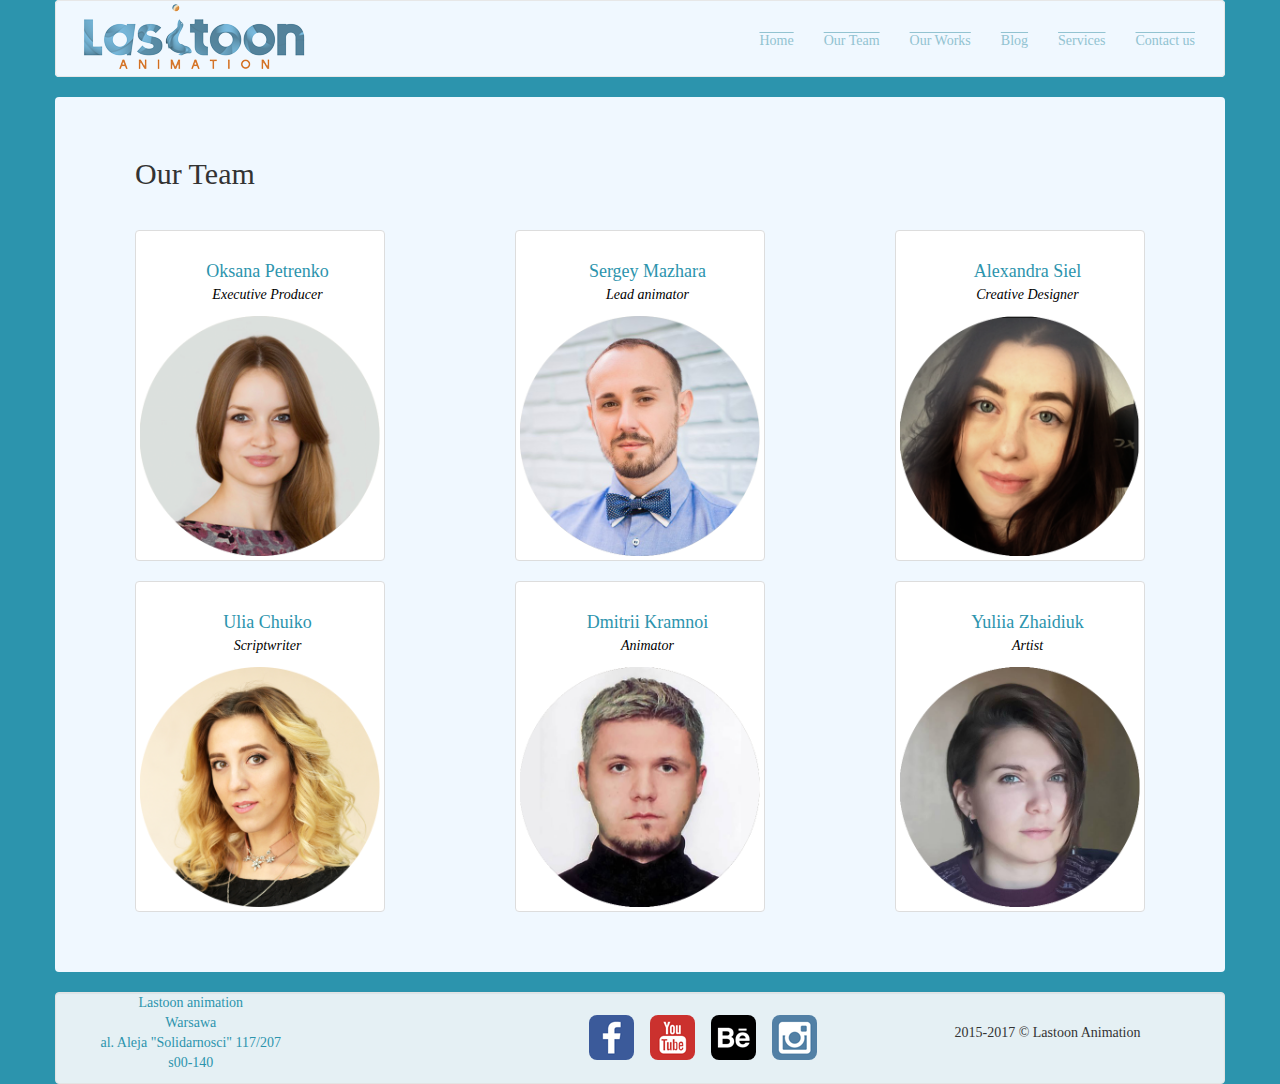
<file: aboutus.html>
<!DOCTYPE html>
<html lang="en">
<head>
	<meta charset="utf-8">
	<meta name="viewport" content="width=device-width,minimum-scale=1.0">
	<title>Lastoon animation</title>
	<link href="css/bootstrap.min.css" rel="stylesheet">
	<link href="css/bootstrap-social.css" rel="stylesheet">
	<link href="css/aboutus.css" rel="stylesheet">
	<link href="fonts/fonts.css" rel="stylesheet">
	<style>
	@font-face {
	font-family: 'Facile Sans';
	src: url('http://lastoon.com/fonts/Facile Sans.woff');
	src: url('http://lastoon.com/fonts/Facile Sans.ttf') format('truetype'),
	   	 url('http://lastoon.com/fonts/Facile Sans.otf'),
		 url('http://lastoon.com/fonts/Facile Sans.eot?#iefix') format('embedded-opentype'),
		 url('http://lastoon.com/fonts/fonts/Facile Sans.svg#Facile Sans') format('svg');
		}
	</style>

</head>
<body>
	<div class="container">
		<!--############### HEADER #############-->
		<header>
			<div class="navbar navbar-default">
				<div class="row">
					<div class="col-xs-12 col-md-4 col-sm-12" id="logo">
						<div>
							<a href="index.html">
								<img src="img/logo.png" class="img-responsive" alt="Logo to Lastoon Animation">
							</a>
						</div>
					</div>
					<div class="navbar-inner">
					    <div class="container">
					        <div class="navbar-header">
					     		<a class="navbar-toggle collapsed" data-toggle="collapse" data-target="#nav-collapse" aria-expanded="false" href="#nav-collapse">
							        <span class="icon-bar"></span>
							        <span class="icon-bar"></span>
							        <span class="icon-bar"></span>
					      		</a>
					 		</div>
					      <!-- Помещаем сюда все, что надо скрыть на дисплеях с шириной менее 940px -->
					      	<div class="collapse navbar-collapse" id="nav-collapse">
						        <ul class="nav navbar-nav">
								<li><a href="index.html"><span>Home</span></a></li>
								<li><a href="aboutus.html"><span>Our Team</span></a></li>
								<li><a href="projects.html"><span>Our Works</span></a></li>
								<li><a href="news.html"><span>Blog</span></a></li>
								<li><a href="#">Services</a></li>
								<li><a href="contactus.html"><span>Contact us</span></a></li>
								</ul>
					      </div>
					  </div>
					</div>
				</div>
			</div>
		</header>
		<!-- ################### /HEADER ##############-->

		<main>
			<div class="container">
				<div class="row">
					<div class="col-md-12">
						<section>
							<div id="continue">
								<div class="item-page">
									<h2>Our Team</h2>
									<p>&nbsp;</p>

									<div class="row">
											<div class="col-sm-5 col-md-3" style="margin-left: 40px;">
												<div class="thumbnail">
													<div class="caption">
														<h4>
															Oksana Petrenko
															<em>Executive Producer</em>
														</h4>
													</div>
													<img class="img-responsive" src="img/photo1.png" alt=" ">
												</div>
											</div>
											<div class="col-sm-5 col-md-3" style="margin-left: 100px; margin-right: 100px;">
												<div class="thumbnail">
													<div class="caption">
														<h4>
															Sergey Mazhara
															<em>Lead animator</em>
														</h4>
													</div>
													<img class="img-responsive" src="img/photo2.png" alt=" ">
												</div>
											</div>
											<div class="col-sm-5 col-md-3">
												<div class="thumbnail">
													<div class="caption">
														<h4>
															Alexandra Siel
															<em>Creative Designer</em>
														</h4>
													</div>
													<img class="img-responsive" src="img/photo4.png" alt=" ">
												</div>
											</div>
											<div class="col-sm-5 col-md-3" style="margin-left: 40px;">
												<div class="thumbnail">
													<div class="caption">
														<h4>
															Ulia Chuiko
															<em>Scriptwriter</em>
														</h4>
													</div>
													<img class="img-responsive" src="img/photo3.png"  alt=" ">
												</div>
											</div>
											<div class="col-sm-5 col-md-3" style="margin-left: 100px; margin-right: 100px;">
												<div class="thumbnail">
													<div class="caption">
														<h4>
															Dmitrii Kramnoi
															<em>Animator</em>
														</h4>
													</div>
													<img class="img-responsive" src="img/photo5.png"  alt=" ">
												</div>
											</div>
											<div class="col-sm-5 col-md-3">
												<div class="thumbnail">
													<div class="caption">
														<h4>
															Yuliia Zhaidiuk
															<em>Artist</em>
														</h4>
													</div>
													<img class="img-responsive" src="img/photo6.png"  alt=" ">
												</div>
											</div>
										</div>
								</div>
							</div>
						</section>
					</div>
				</div>
			</div>
		</main>






<footer>
   	<div class="container well foot">
   		<div class="row">
			<div class="col-xs-6 col-sm-3">
				<p class="adres">Lastoon animation <br>
					Warsawa<br>
					al. Aleja "Solidarnosci" 117/207<br>
					s00-140<br>
				</p>
			</div>
			<div class="col-xs-6 col-sm-5">
				<div class="animation ic">
					<a href="https://www.instagram.com/lastoonanimation/" target="_blank">
						<img class="img-responsive" src="img/icon/inst-color.png" style="border-radius: 8px;" alt>
					</a>
				</div>
				<div class="animation ic">
					<a href="https://www.behance.net/lastoon" target="_blank">
						<img class="img-responsive" src="img/icon/be-color.png" style="border-radius: 8px;" alt>
					</a>
				</div>
				<div class="animation ic">
					<a href="https://www.youtube.com/channel/UCHl5-R4dHk3Gi03gHosoOrw" target="_blank">
						<img class="img-responsive" src="img/icon/yout-color.png" style="border-radius: 8px;" alt>
					</a>
				</div>
				<div class="animation ic">
					<a href="https://www.facebook.com/lastoon/" target="_blank">
						<img class="img-responsive" src="img/icon/fb-color.png" style="border-radius: 8px;" alt>
					</a>
				</div>
			</div>
			<div class="col-xs-6 col-sm-3" style="margin-top:30px; float: right;">
				<p>2015-2017 &copy; Lastoon Animation</p>
			</div>
		
   		</div>
   	</div>
</footer>
		


	</div>
<script src="https://ajax.googleapis.com/ajax/libs/jquery/1.11.0/jquery.min.js"></script>
<script src="js/bootstrap.min.js"></script>
</body>
</html>
</file>
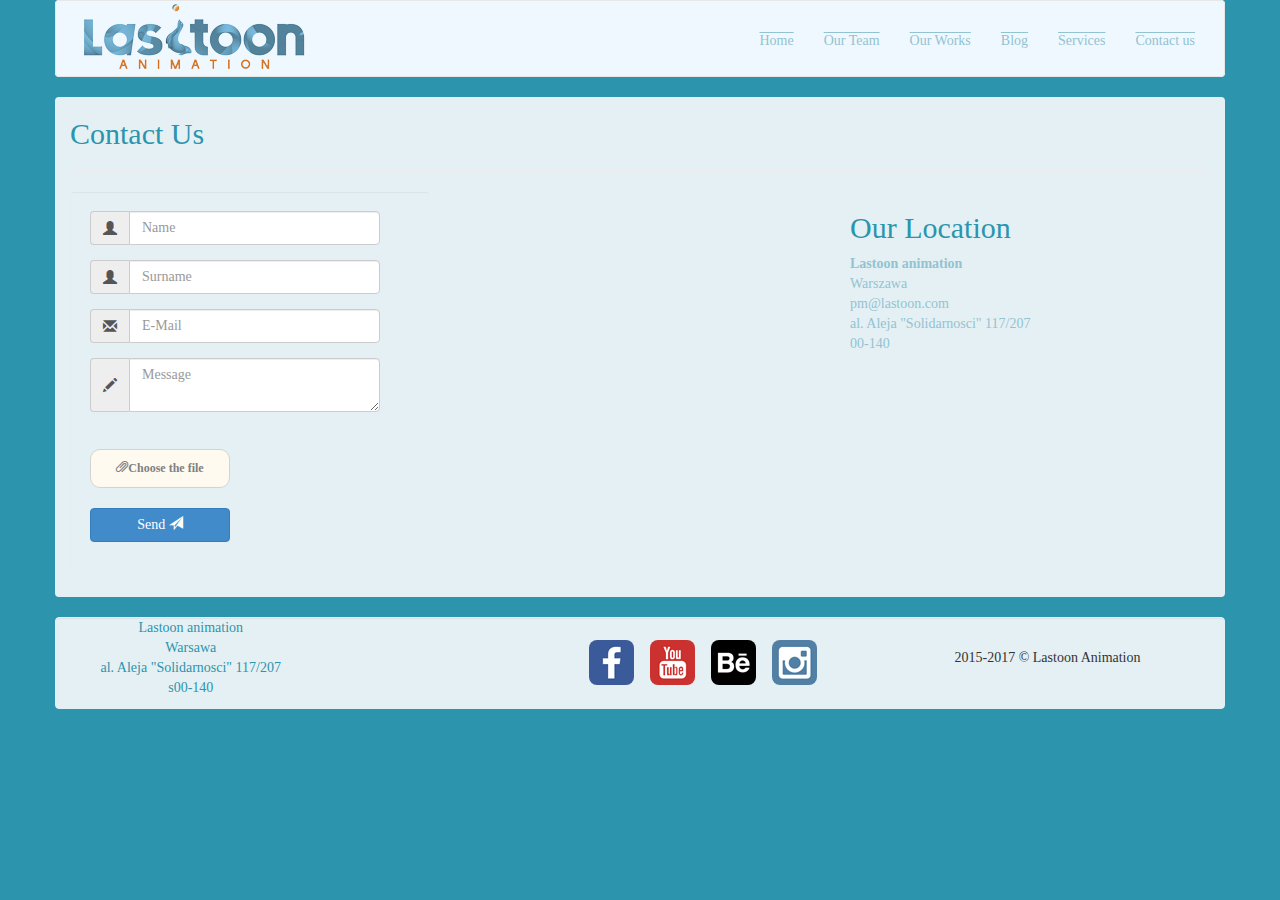
<file: contactus.html>
<!DOCTYPE html>
<html lang="en">
<head>
	<meta name="goofle-site-verification" content>
	<meta charset="utf-8">
	<meta name="viewport" content="width=device-width,minimum-scale=1.0">
	<title>Lastoon animation</title>
	<link href="css/bootstrap.min.css" rel="stylesheet">
	<link href="css/bootstrap-social.css" rel="stylesheet">
	<link href="css/contactus.css" rel="stylesheet">
	<link href="fonts/fonts.css" rel="stylesheet">
	<!--#include virtual="/send.php" -->
	<style>
	@font-face {
	font-family: 'Facile Sans';
	src: url('http://lastoon.com/fonts/Facile Sans.woff');
	src: url('http://lastoon.com/fonts/Facile Sans.ttf') format('truetype'),
	   	 url('http://lastoon.com/fonts/Facile Sans.otf'),
		 url('http://lastoon.com/fonts/Facile Sans.eot?#iefix') format('embedded-opentype'),
		 url('http://lastoon.com/fonts/fonts/Facile Sans.svg#Facile Sans') format('svg');
		}
	</style>

</head>
<body>
	<div class="container">
		<!--############### HEADER #############-->
		<header>
			<div class="navbar navbar-default">
				<div class="row">
					<div class="col-xs-12 col-md-4 col-sm-12" id="logo">
						<div>
							<a href="index.html">
								<img src="img/logo.png" class="img-responsive" alt="Logo to Lastoon Animation">
							</a>
						</div>
					</div>
					<div class="navbar-inner">
					    <div class="container">
					        <div class="navbar-header">
					     		<a class="navbar-toggle collapsed" data-toggle="collapse" data-target="#nav-collapse" aria-expanded="false" href="#nav-collapse">
							        <span class="icon-bar"></span>
							        <span class="icon-bar"></span>
							        <span class="icon-bar"></span>
					      		</a>
					 		</div>
					      <!-- Помещаем сюда все, что надо скрыть на дисплеях с шириной менее 940px -->
					      	<div class="collapse navbar-collapse" id="nav-collapse">
						        <ul class="nav navbar-nav">
								<li><a href="index.html"><span>Home</span></a></li>
								<li><a href="aboutus.html"><span>Our Team</span></a></li>
								<li><a href="projects.html"><span>Our Works</span></a></li>
								<li><a href="news.html"><span>Blog</span></a></li>
								<li><a href="#"> Services</a></li>
								<li><a href="contactus.html"><span>Contact us</span></a></li>
								</ul>
					      </div>
					  </div>
					</div>
				</div>
			</div>
		</header>
		<!-- ################### /HEADER ##############-->
		<!-- ################### CONTENT ##############-->
		<div class="container">
			<div class="row contact-us">
			<div class="col-md-12 col-sm-12 col-xs-12 text-left">
				<h2 class="intro-text">
					<h2>Contact Us</h2>
					<hr>
				</h2>
			</div>

			<div class="col-md-4 col-sm-4 col-xs-4">
				<form class="well form-horizontal" role="form" method='POST' id="contact_form">
					<fieldset>
						<div class="form-group">  
						  <div class="col-md-4 col-sm-4 col-xs-4 inputGroupContainer">
						  <div class="input-group">
						  <span class="input-group-addon"><i class="glyphicon glyphicon-user"></i></span>
						  <input  name="first_name" placeholder="Name" class="form-control" required="required" type="text">
						    </div>
						  </div>
						</div>

				 	 <div class="form-group">
					    <div class="col-md-4 inputGroupContainer">
					    	<div class="input-group">
					  			<span class="input-group-addon"><i class="glyphicon glyphicon-user"></i></span>
					  			<input name="last_name" placeholder="Surname" required="required" class="form-control"  type="text">
					   		 </div>
					  	</div>
					</div>

				  <div class="form-group"> 
			   		 <div class="col-md-4 inputGroupContainer">
			    		<div class="input-group">
			       			<span class="input-group-addon"><i class="glyphicon glyphicon-envelope"></i></span>
			  				<input name="email" placeholder="E-Mail" class="form-control" required="required" type="text">
			    		</div>
			  		</div>
				</div>

				<div class="form-group">
				    <div class="col-md-4 inputGroupContainer">
				    	<div class="input-group">
				        	<span class="input-group-addon"><i class="glyphicon glyphicon-pencil"></i></span>
				        	<textarea class="form-control" required="required" name="comment" placeholder="Message"></textarea>
				  		</div>
				  	</div>
				</div>

				  <div class="form-group">
					  <div class="col-md-7">
					  	<input style="opacity: 0; z-index: -1;" type="file" name="upload" id="uploadbtn">
					    <label for="uploadbtn" class="Button"><span class="glyphicon glyphicon-paperclip"></span>Choose the file</label>
					
					  </div>
				</div>

				 <div class="form-group">
					  <div class="col-md-4">
					    <button type="submit" class="btn btn-primary btnn" >Send <span class="glyphicon glyphicon-send"></span></button>
					  </div>
				</div>
				</fieldset>
					
			</form>
			</div>

			<div class="col-md-4">
				<iframe src="https://www.google.com/maps/embed?pb=!1m18!1m12!1m3!1d2443.082150875325!2d20.99214051543904!3d52.241891479762565!2m3!1f0!2f0!3f0!3m2!1i1024!2i768!4f13.1!3m3!1m2!1s0x471ecc7d99088f93%3A0x2013bbaada6031af!2zYWxlamEgU29saWRhcm5vxZtjaSAxMTcsIFdhcnN6YXdhLCDQn9C-0LvRjNGI0LA!5e0!3m2!1sru!2sru!4v1490785662076" width="100%" height="300" frameborder="0" style="border:0" allowfullscreen></iframe>
			</div>
			<div class="col-md-3 cont">
				<h2>Our Location</h2>
            		<address>
            			<strong>Lastoon animation</strong><br>
					            Warszawa<br>
					            <a href="mailto:pm@lastoon.com">pm@lastoon.com</a><br>
					            al. Aleja "Solidarnosci" 117/207<br>
					            00-140<br>
					</address>
			</div>
		</div>
		</div>
	
		
		<!-- ################### CONTENT ##############-->

		

      <!--####### FOOTER #####-->
<footer>
   	<div class="container well foot">
   		<div class="row">
			<div class="col-xs-6 col-sm-3">
				<p class="adres">Lastoon animation <br>
					Warsawa<br>
					al. Aleja "Solidarnosci" 117/207<br>
					s00-140<br>
				</p>
			</div>
			<div class="col-xs-6 col-sm-5">
				<div class="animation ic">
					<a href="https://www.instagram.com/lastoonanimation/" target="_blank">
						<img class="img-responsive" src="img/icon/inst-color.png" style="border-radius: 8px;" alt>
					</a>
				</div>
				<div class="animation ic">
					<a href="https://www.behance.net/lastoon" target="_blank">
						<img class="img-responsive" src="img/icon/be-color.png" style="border-radius: 8px;" alt>
					</a>
				</div>
				<div class="animation ic">
					<a href="https://www.youtube.com/channel/UCHl5-R4dHk3Gi03gHosoOrw" target="_blank">
						<img class="img-responsive" src="img/icon/yout-color.png" style="border-radius: 8px;" alt>
					</a>
				</div>
				<div class="animation ic">
					<a href="https://www.facebook.com/lastoon/" target="_blank">
						<img class="img-responsive" src="img/icon/fb-color.png" style="border-radius: 8px;" alt>
					</a>
				</div>
			</div>
			<div class="col-xs-6 col-sm-3" style="margin-top:30px; float: right;">
				<p>2015-2017 &copy; Lastoon Animation</p>
			</div>
		
   		</div>
   	</div>
</footer>   
	
	<!--####### /FOOTER #####-->

</div>

	
<script type="text/javascript">
$(document).ready(function(){
    $("#contact_form").submit(function() { //устанавливаем событие отправки для формы с id=form
            var form_data = $(this).serialize(); //собераем все данные из формы
            $.ajax({
            type: "POST", //Метод отправки
            url: "php/send.php", //путь до php фаила отправителя
            data: form_data,
            success: function() {
                   //код в этом блоке выполняется при успешной отправке сообщения
                   alert("Ваше сообщение отпрвлено!");
            });
    });
});    
</script>
<?php
$msg = 'Name: '.$_POST['name']."\r\n Surname: ".$_POST['surname']."\r\n E-Mail: ".$_POST['mail']."\r\n Message: ".$_POST['message'];
mail("236556. lastoonanimation@gmail.com", "Новая заявка!", $msg);
echo ;
?>
<script src="https://ajax.googleapis.com/ajax/libs/jquery/1.11.0/jquery.min.js"></script>
<script src="js/bootstrap.min.js"></script>

</body>
</html>
</file>
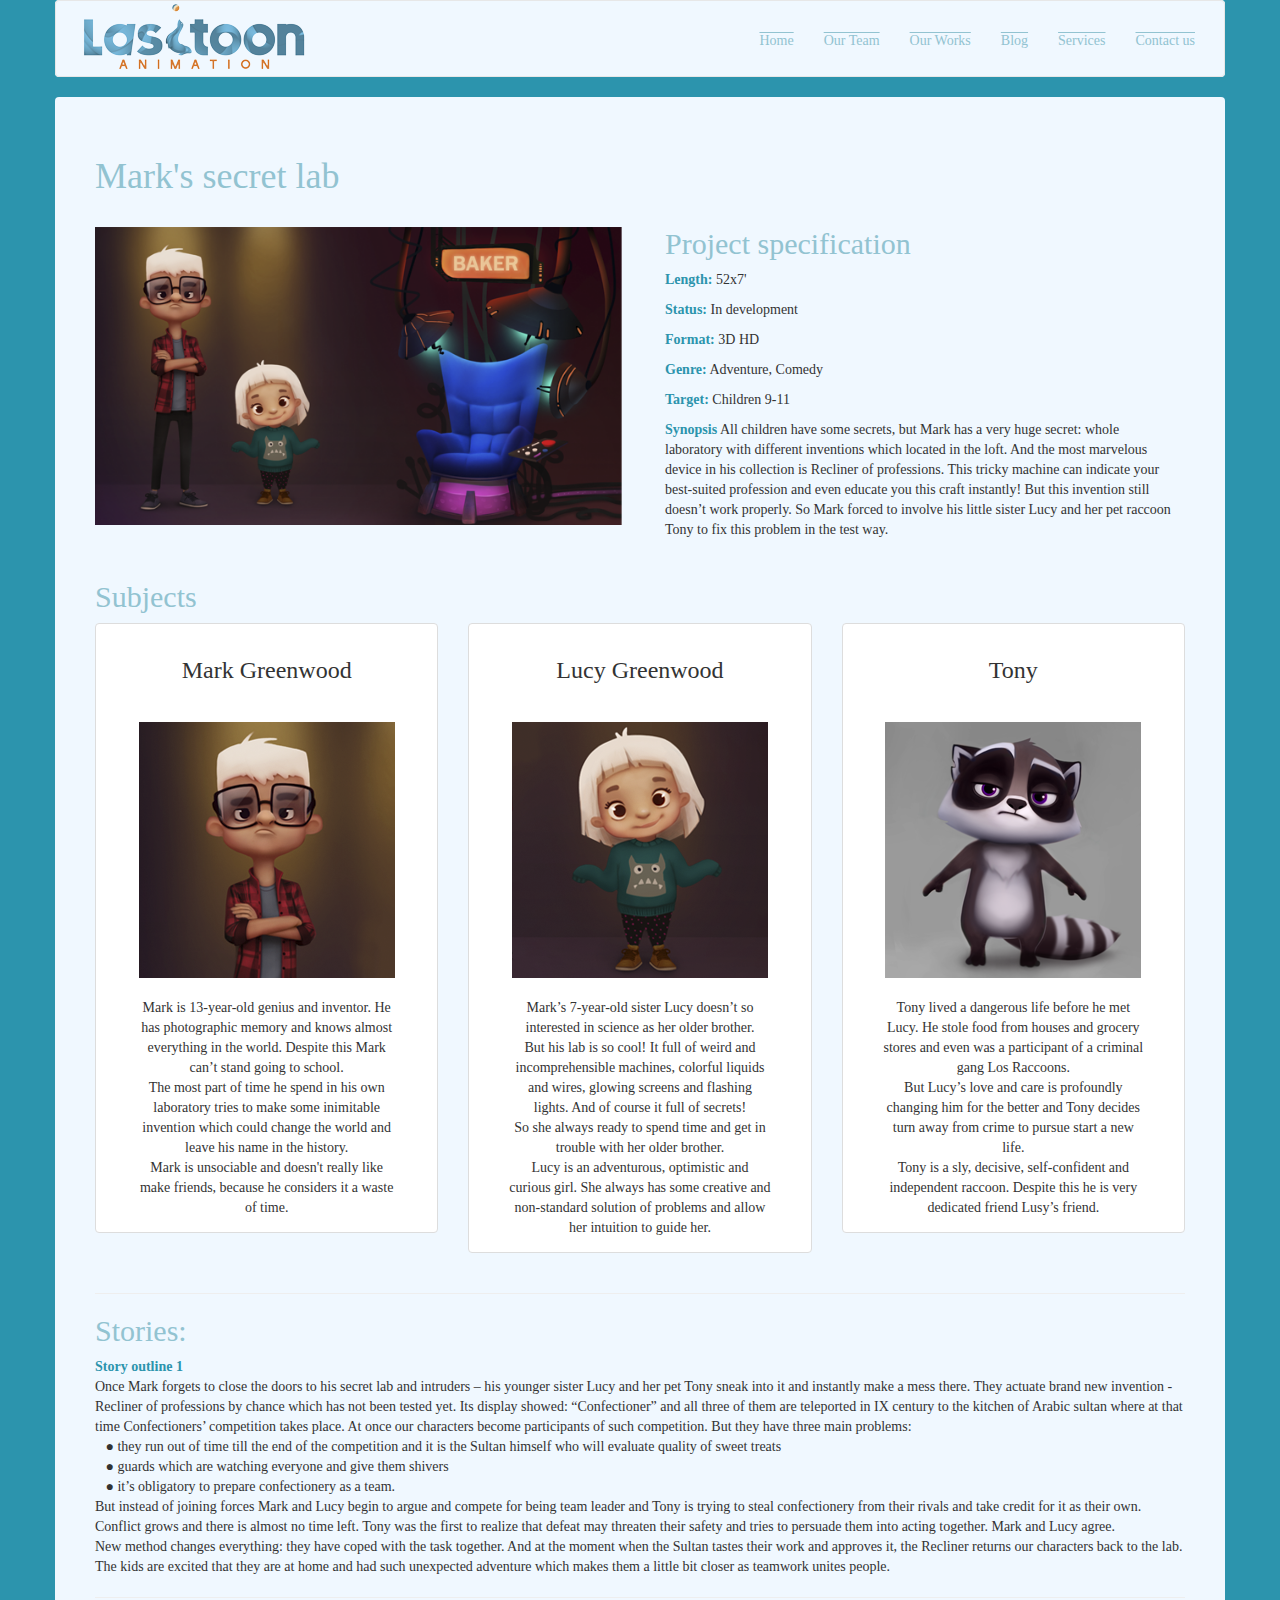
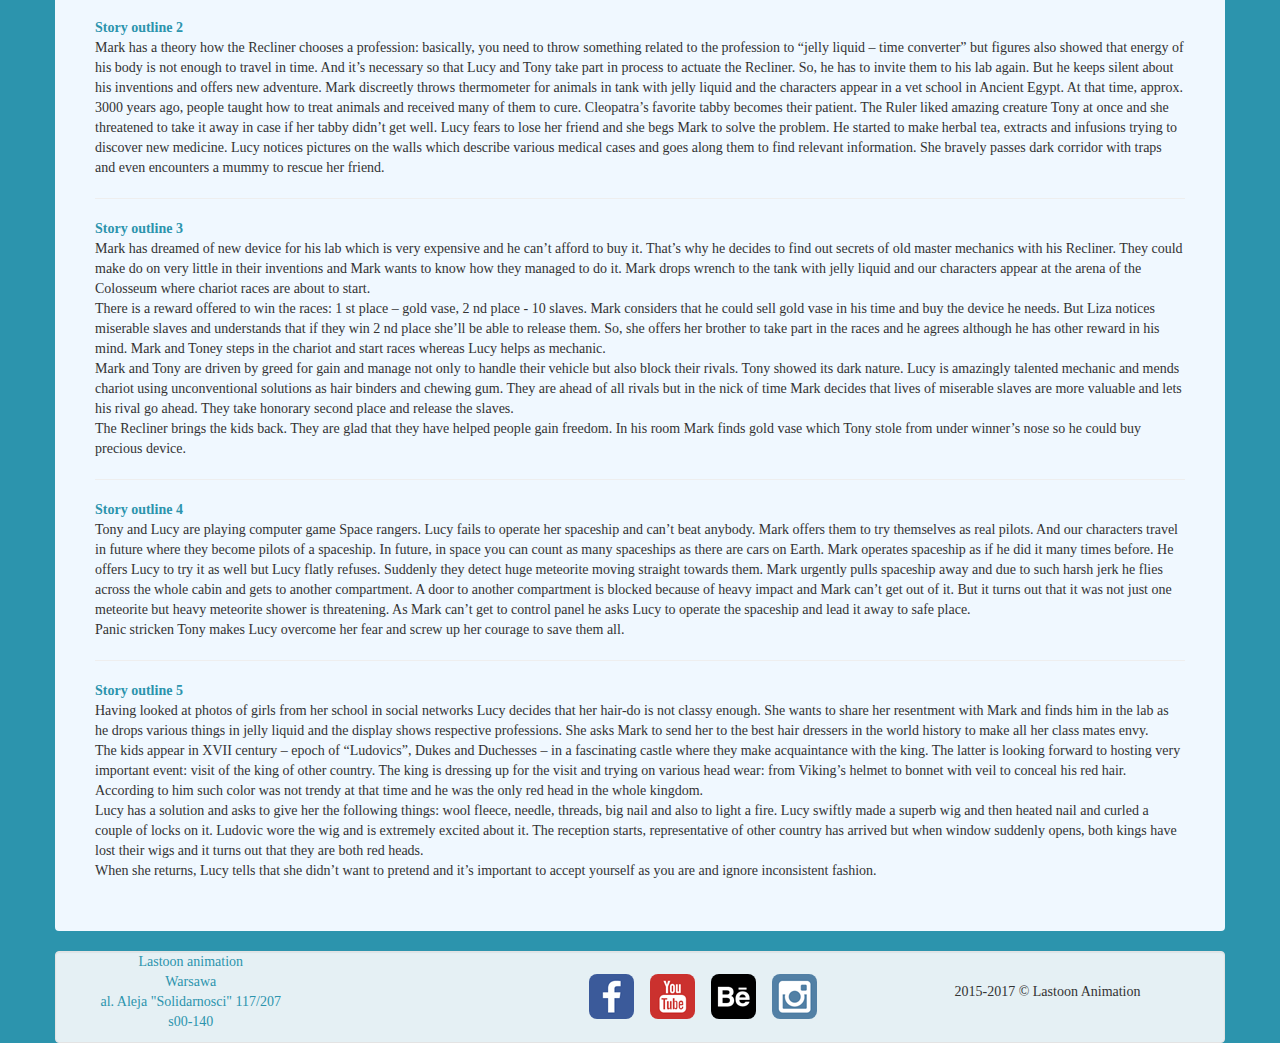
<file: mark.html>
<!DOCTYPE html>
<html lang="en">
<head>
	<meta charset="utf-8">
	<meta name="viewport" content="width=device-width,minimum-scale=1.0">
	<title>Lastoon animation</title>
	<link href="css/bootstrap.min.css" rel="stylesheet">
	<link href="css/bootstrap-social.css" rel="stylesheet">
	<link href="css/mark.css" rel="stylesheet">
	<link href="fonts/fonts.css" rel="stylesheet">
	<link href="css/bootstrap-social.css" rel="stylesheet">
	<style>
	@font-face {
	font-family: 'Facile Sans';
	src: url('http://lastoon.com/fonts/Facile Sans.woff');
	src: url('http://lastoon.com/fonts/Facile Sans.ttf') format('truetype'),
	   	 url('http://lastoon.com/fonts/Facile Sans.otf'),
		 url('http://lastoon.com/fonts/Facile Sans.eot?#iefix') format('embedded-opentype'),
		 url('http://lastoon.com/fonts/fonts/Facile Sans.svg#Facile Sans') format('svg');
		}
	</style>
</head>
<body>
	<div class="container">
		<!--############### HEADER #############-->
				<header>
			<div class="navbar navbar-default">
				<div class="row">
					<div class="col-xs-12 col-md-4 col-sm-12" id="logo">
						<div>
							<a href="index.html">
								<img src="img/logo.png" class="img-responsive" alt="Logo to Lastoon Animation">
							</a>
						</div>
					</div>
					<div class="navbar-inner">
					    <div class="container">
					        <div class="navbar-header">
					     		<a class="navbar-toggle collapsed" data-toggle="collapse" data-target="#nav-collapse" aria-expanded="false" href="#nav-collapse">
							        <span class="icon-bar"></span>
							        <span class="icon-bar"></span>
							        <span class="icon-bar"></span>
					      		</a>
					 		</div>
					      <!-- Помещаем сюда все, что надо скрыть на дисплеях с шириной менее 940px -->
					      	<div class="collapse navbar-collapse" id="nav-collapse">
						        <ul class="nav navbar-nav">
								<li><a href="index.html"><span>Home</span></a></li>
								<li><a href="aboutus.html"><span>Our Team</span></a></li>
								<li><a href="projects.html"><span>Our Works</span></a></li>
								<li><a href="news.html"><span>Blog</span></a></li>
								<li><a href="#"> Services</a></li>
								<li><a href="contactus.html"><span>Contact us</span></a></li>
								</ul>
					      </div>
					  </div>
					</div>
				</div>
			</div>
		</header>
		<!-- ################### /HEADER ##############-->
		<!-- ################### CONTENT ##############-->
		<main>
			<div class="container">
				<div class="row">
					<div class="col-md-12">
						<section>
							<div id="content">
								<h1>Mark's secret lab</h1>
								
								<div class="row">
									<div class="col-md-6 col-md-6">
										<div>
											<img class="img-responsive" src="img/marks/projects.png" alt="Name of project">
										</div>
									</div>
									<div class="col-md-6 col-md-6">
										<div id="information">
											<h2>Project specification</h2>
											<p>
												<strong>Length:</strong>
												52x7'
											</p>
											<p>
												<strong>Status:</strong>
												In development
											</p>
											<p>
												<strong>Format:</strong>
												3D HD
											</p>
											<p>
												<strong>Genre:</strong>
												Adventure, Comedy
											</p>
											<p>
												<strong>Target:</strong>
												Children 9-11
											</p>
											<p>
												<strong>Synopsis</strong>
												All children have some secrets, but Mark has a very huge secret: whole laboratory with different inventions which located in the loft.
												And the most marvelous device in his collection is Recliner of professions.
												This tricky machine can indicate your best-suited profession and even educate you this craft instantly! But this invention still doesn’t work properly. So Mark forced to involve his little sister Lucy and her pet raccoon Tony to fix this
												problem in the test way.
											</p>
										</div>
									</div>
								</div>
								<div class="row">
									<div class="col-md-12">
										<h2>Subjects</h2>
										<div class="row">
											<div class="col-sm-6 col-md-4">
												<div class="thumbnail">
													<div class="caption">
														<h3>Mark Greenwood</h3>
													</div>
													<img class="img-responsive" src="img/marks/mark.png" alt=" ">
													<p>
														Mark is 13-year-old genius and inventor.  He has photographic memory and knows almost everything in the world. Despite this Mark can’t stand going to school.<br>
														The most part of time he spend in his own laboratory tries to make some inimitable invention which could change the world and leave his name in the history.<br>
														Mark is unsociable and doesn't really like make friends, because he considers it a waste of time.

													</p>
												</div>
											</div>
											<div class="col-sm-6 col-md-4">
												<div class="thumbnail">
													<div class="caption">
														<h3>Lucy Greenwood</h3>
													</div>
													<img class="img-responsive" src="img/marks/lucy.png" alt=" ">
													<p>
															Mark’s  7-year-old sister Lucy doesn’t so interested in science as her older brother.<br>
															But his lab is so cool! It full of weird and incomprehensible machines, colorful liquids and wires, glowing screens and flashing lights.  And of course it full of secrets!<br>
														 So she always ready to spend time and get in trouble with her older brother. <br>
														 Lucy is an adventurous, optimistic and curious girl. She always has some creative and non-standard solution of problems and allow her intuition to guide her.
													</p>
												</div>
											</div>
											<div class="col-sm-6 col-md-4">
												<div class="thumbnail">
													<div class="caption">
														<h3>Tony</h3>
													</div>
													<img class="img-responsive" src="img/marks/tony.png" alt=" ">
													<p>
														Tony lived a dangerous life before he met Lucy. He stole food from houses and grocery stores and even was a participant of a criminal gang Los Raccoons.<br>
														But Lucy’s love and care is profoundly changing  him for the better and Tony decides turn away from crime to pursue start a new life.<br>
														Tony is a sly, decisive, self-confident and independent raccoon. Despite this he is very dedicated friend Lusy’s friend.
													</p>
												</div>
											</div>
										</div>
										<hr>
										<div>
											<h2>Stories:</h2>
											<p>
												<strong>Story outline 1</strong><br>

													Once Mark forgets to close the doors to his secret lab and intruders – his younger sister Lucy and her
													pet Tony sneak into it and instantly make a mess there. They actuate brand new invention - Recliner
													of professions by chance which has not been tested yet. Its display showed: “Confectioner” and all
													three of them are teleported in IX century to the kitchen of Arabic sultan where at that time Confectioners’ competition takes place. At once our characters become participants of such
													competition. But they have three main problems:<br>
													&nbsp;&nbsp; ● they run out of time till the end of the competition and it is the Sultan himself who will evaluate quality of sweet treats<br>
													&nbsp;&nbsp; ● guards which are watching everyone and give them shivers<br>
													&nbsp;&nbsp; ● it’s obligatory to prepare confectionery as a team.<br>
													But instead of joining forces Mark and Lucy begin to argue and compete for being team leader and Tony is trying to steal confectionery from their rivals and take credit for it as their own. Conflict grows and there is almost no time left. Tony was the first to realize that defeat may threaten their safety and tries to persuade them into acting together. Mark and Lucy agree.<br>
													New method changes everything: they have coped with the task together. And at the moment when
													the Sultan tastes their work and approves it, the Recliner returns our characters back to the lab. The
													kids are excited that they are at home and had such unexpected adventure which makes them a little
													bit closer as teamwork unites people.
											</p>
											<hr>
											<p>
												<strong>Story outline 2</strong><br>

												Mark has a theory how the Recliner chooses a profession: basically, you need to throw something
												related to the profession to “jelly liquid – time converter” but figures also showed that energy of his
												body is not enough to travel in time. And it’s necessary so that Lucy and Tony take part in process to
												actuate the Recliner. So, he has to invite them to his lab again. But he keeps silent about his
												inventions and offers new adventure. Mark discreetly throws thermometer for animals in tank with jelly
												liquid and the characters appear in a vet school in Ancient Egypt. At that time, approx. 3000 years
												ago, people taught how to treat animals and received many of them to cure. Cleopatra’s favorite tabby
												becomes their patient. The Ruler liked amazing creature Tony at once and she threatened to take it
												away in case if her tabby didn’t get well. Lucy fears to lose her friend and she begs Mark to solve the
												problem. He started to make herbal tea, extracts and infusions trying to discover new medicine. Lucy
												notices pictures on the walls which describe various medical cases and goes along them to find
												relevant information. She bravely passes dark corridor with traps and even encounters a mummy to
												rescue her friend.
											</p>
											<hr>
											<p>
												<strong>Story outline 3</strong><br>

												Mark has dreamed of new device for his lab which is very expensive and he can’t afford to buy it.
												That’s why he decides to find out secrets of old master mechanics with his Recliner. They could make
												do on very little in their inventions and Mark wants to know how they managed to do it. Mark drops
												wrench to the tank with jelly liquid and our characters appear at the arena of the Colosseum where
												chariot races are about to start.<br>
												There is a reward offered to win the races: 1 st place – gold vase, 2 nd place - 10 slaves. Mark considers
												that he could sell gold vase in his time and buy the device he needs. But Liza notices miserable
												slaves and understands that if they win 2 nd place she’ll be able to release them. So, she offers her
												brother to take part in the races and he agrees although he has other reward in his mind. Mark and
												Toney steps in the chariot and start races whereas Lucy helps as mechanic.<br>
												Mark and Tony are driven by greed for gain and manage not only to handle their vehicle but also
												block their rivals. Tony showed its dark nature. Lucy is amazingly talented mechanic and mends
												chariot using unconventional solutions as hair binders and chewing gum. They are ahead of all rivals
												but in the nick of time Mark decides that lives of miserable slaves are more valuable and lets his rival
												go ahead. They take honorary second place and release the slaves.<br>
												The Recliner brings the kids back. They are glad that they have helped people gain freedom. In his
												room Mark finds gold vase which Tony stole from under winner’s nose so he could buy precious device.
											</p>
											<hr>
											<p>
												<strong>Story outline 4</strong><br>

												Tony and Lucy are playing computer game Space rangers. Lucy fails to operate her spaceship and
												can’t beat anybody. Mark offers them to try themselves as real pilots. And our characters travel in
												future where they become pilots of a spaceship. In future, in space you can count as many
												spaceships as there are cars on Earth. Mark operates spaceship as if he did it many times before. He
												offers Lucy to try it as well but Lucy flatly refuses. Suddenly they detect huge meteorite moving
												straight towards them. Mark urgently pulls spaceship away and due to such harsh jerk he flies across
												the whole cabin and gets to another compartment. A door to another compartment is blocked because
												of heavy impact and Mark can’t get out of it. But it turns out that it was not just one meteorite but
												heavy meteorite shower is threatening. As Mark can’t get to control panel he asks Lucy to operate the
												spaceship and lead it away to safe place.<br>
												Panic stricken Tony makes Lucy overcome her fear and screw up her courage to save them all.
											</p>
											<hr>
											<p>
												<strong>Story outline 5</strong><br>

												Having looked at photos of girls from her school in social networks Lucy decides that her hair-do is not
												classy enough. She wants to share her resentment with Mark and finds him in the lab as he drops
												various things in jelly liquid and the display shows respective professions. She asks Mark to send her
												to the best hair dressers in the world history to make all her class mates envy.<br>
												The kids appear in XVII century – epoch of “Ludovics”, Dukes and Duchesses – in a fascinating castle
												where they make acquaintance with the king. The latter is looking forward to hosting very important
												event: visit of the king of other country. The king is dressing up for the visit and trying on various head
												wear: from Viking’s helmet to bonnet with veil to conceal his red hair. According to him such color was
												not trendy at that time and he was the only red head in the whole kingdom.<br>
												Lucy has a solution and asks to give her the following things: wool fleece, needle, threads, big nail
												and also to light a fire. Lucy swiftly made a superb wig and then heated nail and curled a couple of
												locks on it. Ludovic wore the wig and is extremely excited about it. The reception starts,
												representative of other country has arrived but when window suddenly opens, both kings have lost
												their wigs and it turns out that they are both red heads.<br>
												When she returns, Lucy tells that she didn’t want to pretend and it’s important to accept yourself as
												you are and ignore inconsistent fashion.
											</p>
										</div>
									</div>
								</div>
							</div>
						</section>
					</div>
				</div>
			</div>
		</main>

		<!-- ################### /CONTENT ##############-->






		<!-- ################### FOOTER ##############-->

<footer>
   	<div class="container well foot">
   		<div class="row">
			<div class="col-xs-6 col-sm-3">
				<p class="adres">Lastoon animation <br>
					Warsawa<br>
					al. Aleja "Solidarnosci" 117/207<br>
					s00-140<br>
				</p>
			</div>
			<div class="col-xs-6 col-sm-5">
				<div class="animation ic">
					<a href="https://www.instagram.com/lastoonanimation/" target="_blank">
						<img class="img-responsive" src="img/icon/inst-color.png" style="border-radius: 8px;" alt>
					</a>
				</div>
				<div class="animation ic">
					<a href="https://www.behance.net/lastoon" target="_blank">
						<img class="img-responsive" src="img/icon/be-color.png" style="border-radius: 8px;" alt>
					</a>
				</div>
				<div class="animation ic">
					<a href="https://www.youtube.com/channel/UCHl5-R4dHk3Gi03gHosoOrw" target="_blank">
						<img class="img-responsive" src="img/icon/yout-color.png" style="border-radius: 8px;" alt>
					</a>
				</div>
				<div class="animation ic">
					<a href="https://www.facebook.com/lastoon/" target="_blank">
						<img class="img-responsive" src="img/icon/fb-color.png" style="border-radius: 8px;" alt>
					</a>
				</div>
			</div>
			<div class="col-xs-6 col-sm-3" style="margin-top:30px; float: right;">
				<p>2015-2017 &copy; Lastoon Animation</p>
			</div>
		
   		</div>
   	</div>
</footer>  
	<!-- ################### FOOTER ##############-->
	</div>	
		
	
	

<script src="https://ajax.googleapis.com/ajax/libs/jquery/1.11.0/jquery.min.js"></script>
<script src="js/bootstrap.min.js"></script>

</body>
</html>
</file>
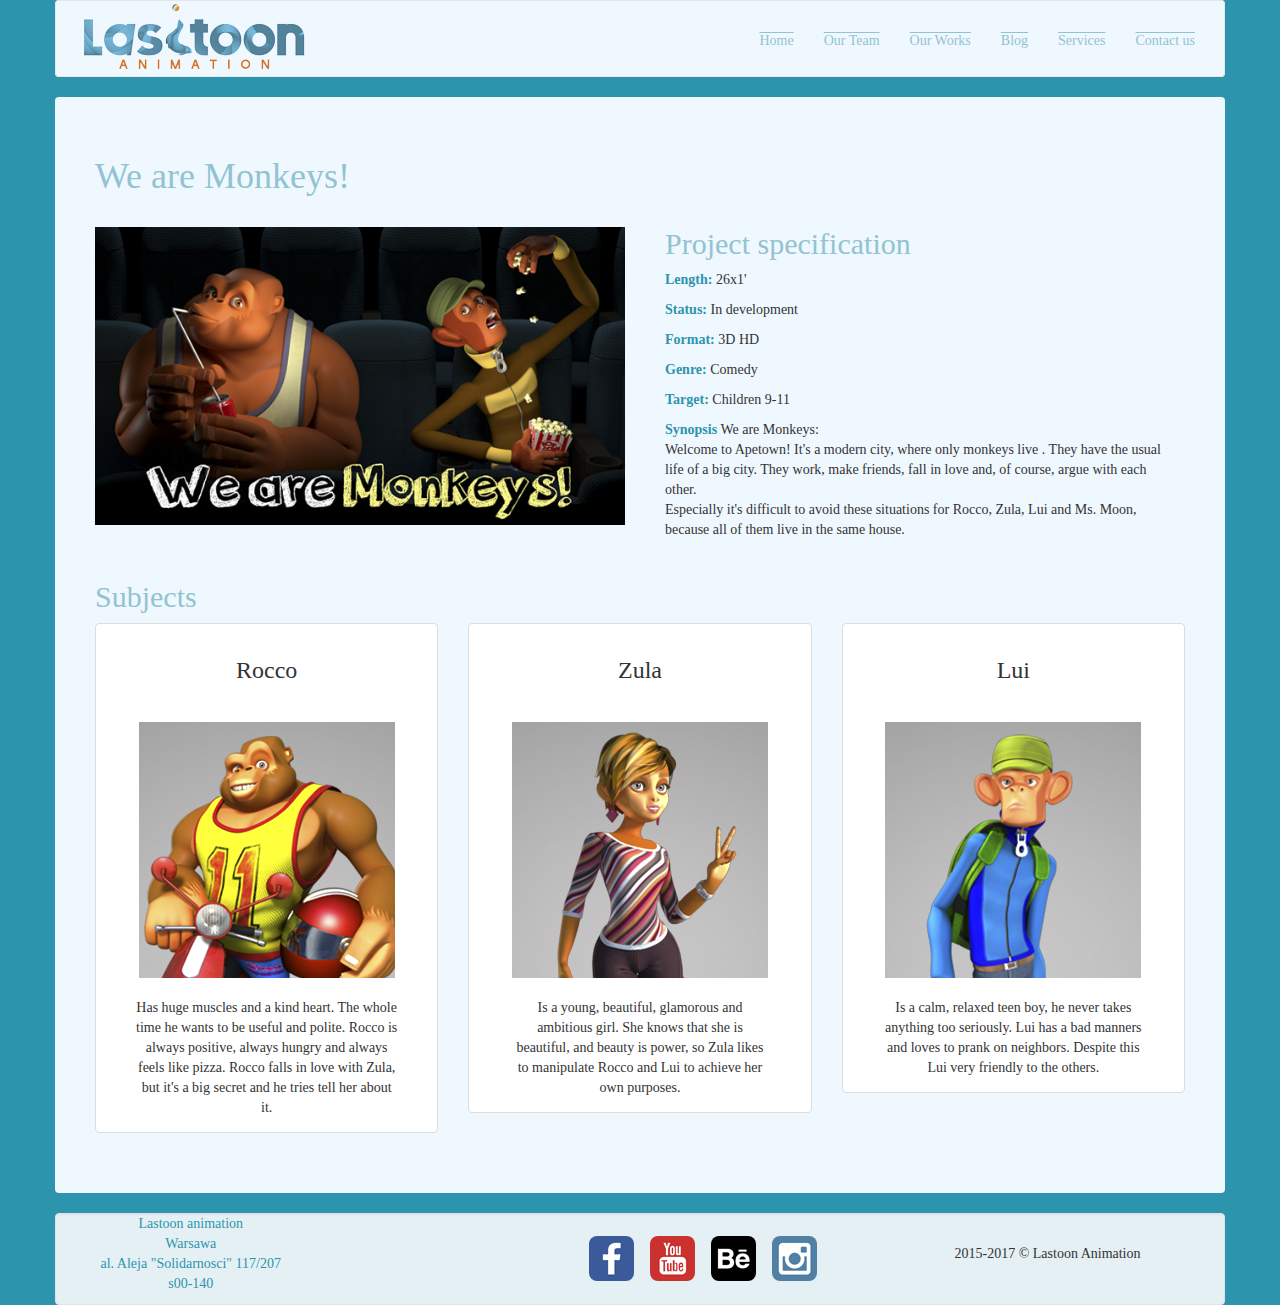
<file: monkeys.html>
<!DOCTYPE html>
<html lang="en">
<head>
	<meta charset="utf-8">
	<meta name="viewport" content="width=device-width,minimum-scale=1.0">
	<title>Lastoon animation</title>
	<link href="css/bootstrap.min.css" rel="stylesheet">
	<link href="css/bootstrap-social.css" rel="stylesheet">
	<link href="css/monkeys.css" rel="stylesheet">
	<link href="fonts/fonts.css" rel="stylesheet">
	<link href="css/bootstrap-social.css" rel="stylesheet">
	<style>
	@font-face {
	font-family: 'Facile Sans';
	src: url('http://lastoon.com/fonts/Facile Sans.woff');
	src: url('http://lastoon.com/fonts/Facile Sans.ttf') format('truetype'),
	   	 url('http://lastoon.com/fonts/Facile Sans.otf'),
		 url('http://lastoon.com/fonts/Facile Sans.eot?#iefix') format('embedded-opentype'),
		 url('http://lastoon.com/fonts/fonts/Facile Sans.svg#Facile Sans') format('svg');
		}
	</style>
</head>
<body>
	<div class="container">
		<!--############### HEADER #############-->
				<header>
			<div class="navbar navbar-default">
				<div class="row">
					<div class="col-xs-12 col-md-4 col-sm-12" id="logo">
						<div>
							<a href="index.html">
								<img src="img/logo.png" class="img-responsive" alt="Logo to Lastoon Animation">
							</a>
						</div>
					</div>
					<div class="navbar-inner">
					    <div class="container">
					        <div class="navbar-header">
					     		<a class="navbar-toggle collapsed" data-toggle="collapse" data-target="#nav-collapse" aria-expanded="false" href="#nav-collapse">
							        <span class="icon-bar"></span>
							        <span class="icon-bar"></span>
							        <span class="icon-bar"></span>
					      		</a>
					 		</div>
					      <!-- Поместите сюда все что вы хотите скрыть на дисплеях с шириной менее 940px -->
					      	<div class="collapse navbar-collapse" id="nav-collapse">
						        <ul class="nav navbar-nav">
								<li><a href="index.html"><span>Home</span></a></li>
								<li><a href="aboutus.html"><span>Our Team</span></a></li>
								<li><a href="projects.html"><span>Our Works</span></a></li>
								<li><a href="news.html"><span>Blog</span></a></li>
								<li><a href="#"> Services</a></li>
								<li><a href="contactus.html"><span>Contact us</span></a></li>
								</ul>
					      </div>
					  </div>
					</div>
				</div>
			</div>
		</header>
		<!-- ################### /HEADER ##############-->
		<!-- ################### CONTENT ##############-->
		<main>
			<div class="container">
				<div class="row">
					<div class="col-md-12">
						<section>
							<div id="content">
								<h1>We are Monkeys!</h1>
								
								<div class="row">
									<div class="col-md-6 col-md-6">
										<div>
											<img class="img-responsive" src="img/monkeys/projects.png" alt="Name of project">
										</div>
									</div>
									<div class="col-md-6 col-md-6">
										<div id="information">
											<h2>Project specification</h2>
											
											<p>
												<strong>Length:</strong>
												26x1'
											</p>
											<p>
												<strong>Status:</strong>
												In development
											</p>
											<p>
												<strong>Format:</strong>
												3D HD
											</p>
											<p>
												<strong>Genre:</strong>
												Comedy
											</p>
											<p>
												<strong>Target:</strong>
												Children 9-11
											</p>
											<p>
												<strong>Synopsis</strong>
												We are Monkeys:<br>
												Welcome to Apetown! It's a modern city, where only monkeys live . They have the usual life of a big city. They work, make friends, fall in love and, of course, argue with each other.<br>
												Especially it's difficult to avoid these situations for Rocco, Zula, Lui and Ms. Moon, because all of them live in the same house.
											</p>
										</div>
									</div>
									
								</div>
								<div class="row">
									<div class="col-md-12">
										<h2>Subjects</h2>
										<div class="row">
											<div class="col-sm-6 col-md-4">
												<div class="thumbnail">
													<div class="caption">
														<h3>Rocco</h3>
													</div>
													<img class="img-responsive" src="img/monkeys/rocco.png" alt=" ">
													<p>
														Has huge muscles and a kind heart.  The whole time he wants to be useful and polite. Rocco is always positive, always hungry and always feels like pizza. Rocco falls in love with Zula, but it's a big secret and he tries tell her about it. 
													</p>
												</div>
											</div>
											<div class="col-sm-6 col-md-4">
												<div class="thumbnail">
													<div class="caption">
														<h3>Zula</h3>
													</div>
													<img class="img-responsive" src="img/monkeys/zula.png" alt=" ">
													<p>
														Is a young, beautiful, glamorous and ambitious girl. She knows that she is beautiful, and beauty is power, so Zula likes to manipulate Rocco and Lui to achieve her own purposes.
													</p>
												</div>
											</div>
											<div class="col-sm-6 col-md-4">
												<div class="thumbnail">
													<div class="caption">
														<h3>Lui</h3>
													</div>
													<img class="img-responsive" src="img/monkeys/lui.png" alt=" ">
													<p>
														 Is a calm, relaxed teen boy, he never takes anything too seriously. Lui has a bad manners and loves to prank on neighbors. Despite this Lui very friendly to the others.
													</p>
												</div>
											</div>
										</div>
									</div>
								</div>
							</div>
						</section>
					</div>
				</div>
				
			</div>
		</main>

		<!-- ################### /CONTENT ##############-->






		<!-- ################### FOOTER ##############-->

		<footer>
   	<div class="container well foot">
   		<div class="row">
			<div class="col-xs-6 col-sm-3">
				<p class="adres">Lastoon animation <br>
					Warsawa<br>
					al. Aleja "Solidarnosci" 117/207<br>
					s00-140<br>
				</p>
			</div>
			<div class="col-xs-6 col-sm-5">
				<div class="animation ic">
					<a href="https://www.instagram.com/lastoonanimation/" target="_blank">
						<img class="img-responsive" src="img/icon/inst-color.png" style="border-radius: 8px;" alt>
					</a>
				</div>
				<div class="animation ic">
					<a href="https://www.behance.net/lastoon" target="_blank">
						<img class="img-responsive" src="img/icon/be-color.png" style="border-radius: 8px;" alt>
					</a>
				</div>
				<div class="animation ic">
					<a href="https://www.youtube.com/channel/UCHl5-R4dHk3Gi03gHosoOrw" target="_blank">
						<img class="img-responsive" src="img/icon/yout-color.png" style="border-radius: 8px;" alt>
					</a>
				</div>
				<div class="animation ic">
					<a href="https://www.facebook.com/lastoon/" target="_blank">
						<img class="img-responsive" src="img/icon/fb-color.png" style="border-radius: 8px;" alt>
					</a>
				</div>
			</div>
			<div class="col-xs-6 col-sm-3" style="margin-top:30px; float: right;">
				<p>2015-2017 &copy; Lastoon Animation</p>
			</div>
		</div>
   	</div>
</footer> 
	<!-- ################### FOOTER ##############-->
	</div>	
		
	
	

<script src="https://ajax.googleapis.com/ajax/libs/jquery/1.11.0/jquery.min.js"></script>
<script src="js/bootstrap.min.js"></script>

</body>
</html>
</file>
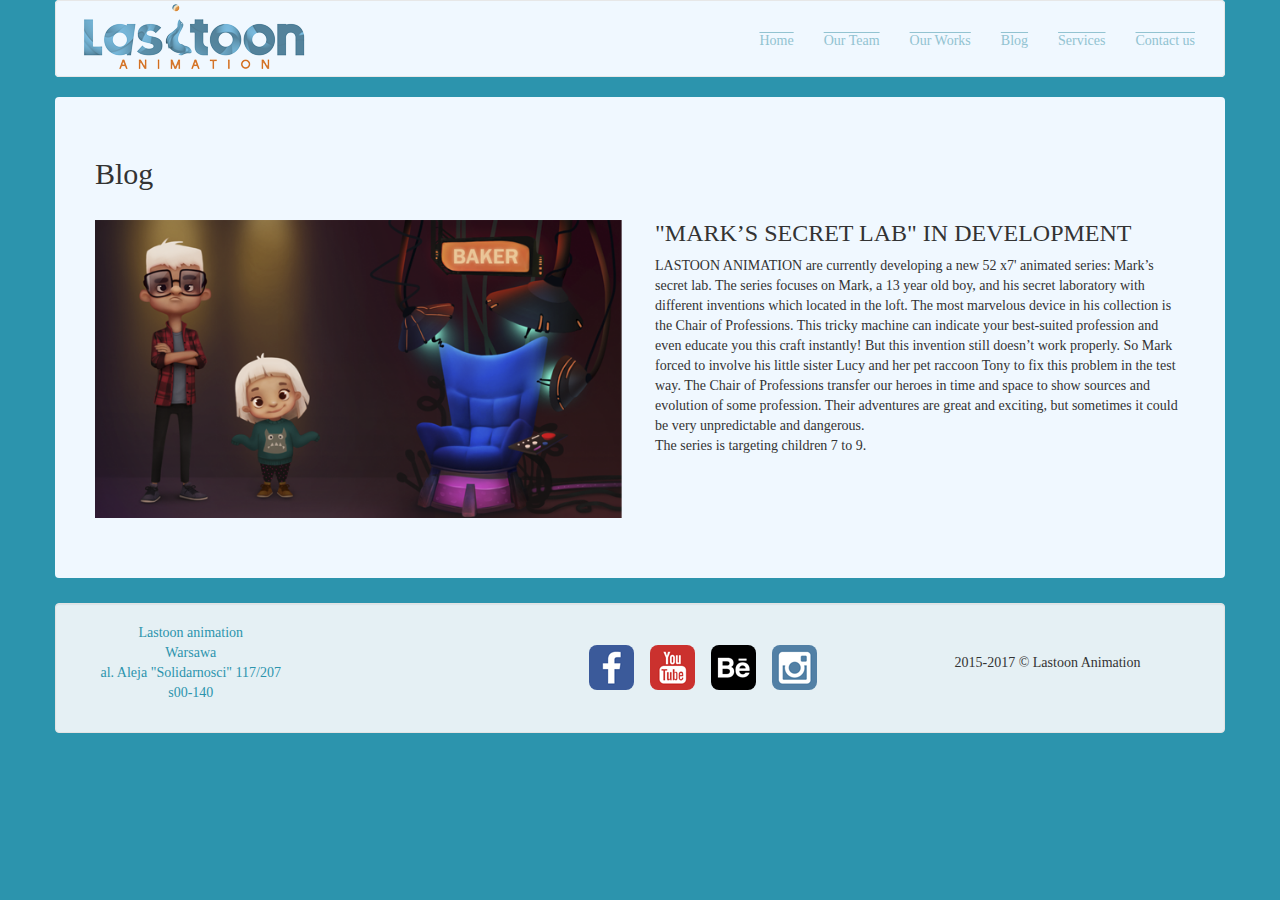
<file: news.html>
<!DOCTYPE html>
<html lang="en">
<head>
	<meta charset="utf-8">
	<meta name="viewport" content="width=device-width,minimum-scale=1.0">
	<title>Lastoon animation</title>
	<link href="css/bootstrap.min.css" rel="stylesheet">
	<link href="css/bootstrap-social.css" rel="stylesheet">
	<link href="css/news.css" rel="stylesheet">
	<link href="fonts/fonts.css" rel="stylesheet">
	<style>
	@font-face {
	font-family: 'Facile Sans';
	src: url('http://lastoon.com/fonts/Facile Sans.woff');
	src: url('http://lastoon.com/fonts/Facile Sans.ttf') format('truetype'),
	   	 url('http://lastoon.com/fonts/Facile Sans.otf'),
		 url('http://lastoon.com/fonts/Facile Sans.eot?#iefix') format('embedded-opentype'),
		 url('http://lastoon.com/fonts/fonts/Facile Sans.svg#Facile Sans') format('svg');
		}
	</style>
</head>
<body>
	<div class="container">
		<!--########### HeADER #############-->
		<header>
			<div class="navbar navbar-default">
				<div class="row">
					<div class="col-xs-12 col-md-4 col-sm-12" id="logo">
						<div>
							<a href="index.html">
								<img src="img/logo.png" class="img-responsive" alt="Logo to Lastoon Animation">
							</a>
						</div>
					</div>
					<div class="navbar-inner">
					    <div class="container">
					        <div class="navbar-header">
					     		<a class="navbar-toggle collapsed" data-toggle="collapse" data-target="#nav-collapse" aria-expanded="false" href="#nav-collapse">
							        <span class="icon-bar"></span>
							        <span class="icon-bar"></span>
							        <span class="icon-bar"></span>
					      		</a>
					 		</div>
					      <!-- Помещаем сюда все, что надо скрыть на дисплеях с шириной менее 940px -->
					      	<div class="collapse navbar-collapse" id="nav-collapse">
						        <ul class="nav navbar-nav">
								<li><a href="index.html"><span>Home</span></a></li>
								<li><a href="aboutus.html"><span>Our Team</span></a></li>
								<li><a href="projects.html"><span>Our Works</span></a></li>
								<li><a href="news.html"><span>Blog</span></a></li>
								<li><a href="#"> Services</a></li>
								<li><a href="contactus.html"><span>Contact us</span></a></li>
								</ul>
					      </div>
					  </div>
					</div>
				</div>
			</div>
		</header>
		<!--########### /HeADER #############-->
		<!--########### Content #############-->
		<div id="main">
			<div class="container">
				<div class="row">
					<div class="col-md-12">
						<section>
							<div id="continue">
								<div class="category-list">
									<h2>
										<span class="subheading-category">Blog</span>
									</h2>
									<div class="cat-items">
										<div class="row">
											<div class="col-md-6 col-sm-5">
												<img src="img/marks/projects.png" class="img-responsive" alt>
											</div>
											<div class="col-md-6 col-sm-9">
												<h3>"MARK’S SECRET LAB" IN DEVELOPMENT</h3>
												<div>
													<p>LASTOON ANIMATION are currently developing a new 52 x7' animated series: Mark’s secret lab. The series focuses on Mark, a 13 year old boy, and his secret laboratory with different inventions which located in the loft. The most marvelous device in his collection is the Chair of Professions.
													This tricky machine can indicate your best-suited profession and even educate you this craft instantly! But this invention still doesn’t work properly. So Mark forced to involve his little sister Lucy and her pet raccoon Tony to fix this problem in the test way. 
													The Chair of Professions transfer our heroes  in time and space to show sources and evolution of some profession. Their adventures are great and exciting, but sometimes it could be very unpredictable and dangerous. <br>

													The series is targeting children 7 to 9.
													</p>
												</div>
											</div>
										</div>
									</div>
								</div>
							</div>
						</section>
					</div>
				</div>
			</div>
		</div>
		<!--########### /Contaent #############-->



		<!--########### FOOTER #############-->
		<footer>
   	<div class="container well foot">
   		<div class="row">
			<div class="col-xs-6 col-sm-3">
				<p class="adres">Lastoon animation <br>
					Warsawa<br>
					al. Aleja "Solidarnosci" 117/207<br>
					s00-140<br>
				</p>
			</div>
			<div class="col-xs-6 col-sm-5">
				<div class="animation ic">
					<a href="https://www.instagram.com/lastoonanimation/" target="_blank">
						<img class="img-responsive" src="img/icon/inst-color.png" style="border-radius: 8px;" alt>
					</a>
				</div>
				<div class="animation ic">
					<a href="https://www.behance.net/lastoon" target="_blank">
						<img class="img-responsive" src="img/icon/be-color.png" style="border-radius: 8px;" alt>
					</a>
				</div>
				<div class="animation ic">
					<a href="https://www.youtube.com/channel/UCHl5-R4dHk3Gi03gHosoOrw" target="_blank">
						<img class="img-responsive" src="img/icon/yout-color.png" style="border-radius: 8px;" alt>
					</a>
				</div>
				<div class="animation ic">
					<a href="https://www.facebook.com/lastoon/" target="_blank">
						<img class="img-responsive" src="img/icon/fb-color.png" style="border-radius: 8px;" alt>
					</a>
				</div>
			</div>
			<div class="col-xs-6 col-sm-3" style="margin-top:30px; float: right;">
				<p>2015-2017 &copy; Lastoon Animation</p>
			</div>
		
   		</div>
   	</div>
</footer> 
		<!--########### /FOOTER #############-->


    </div>




<script src="https://ajax.googleapis.com/ajax/libs/jquery/1.11.0/jquery.min.js"></script>
<script src="js/bootstrap.min.js"></script>
</body>
</html>
</file>
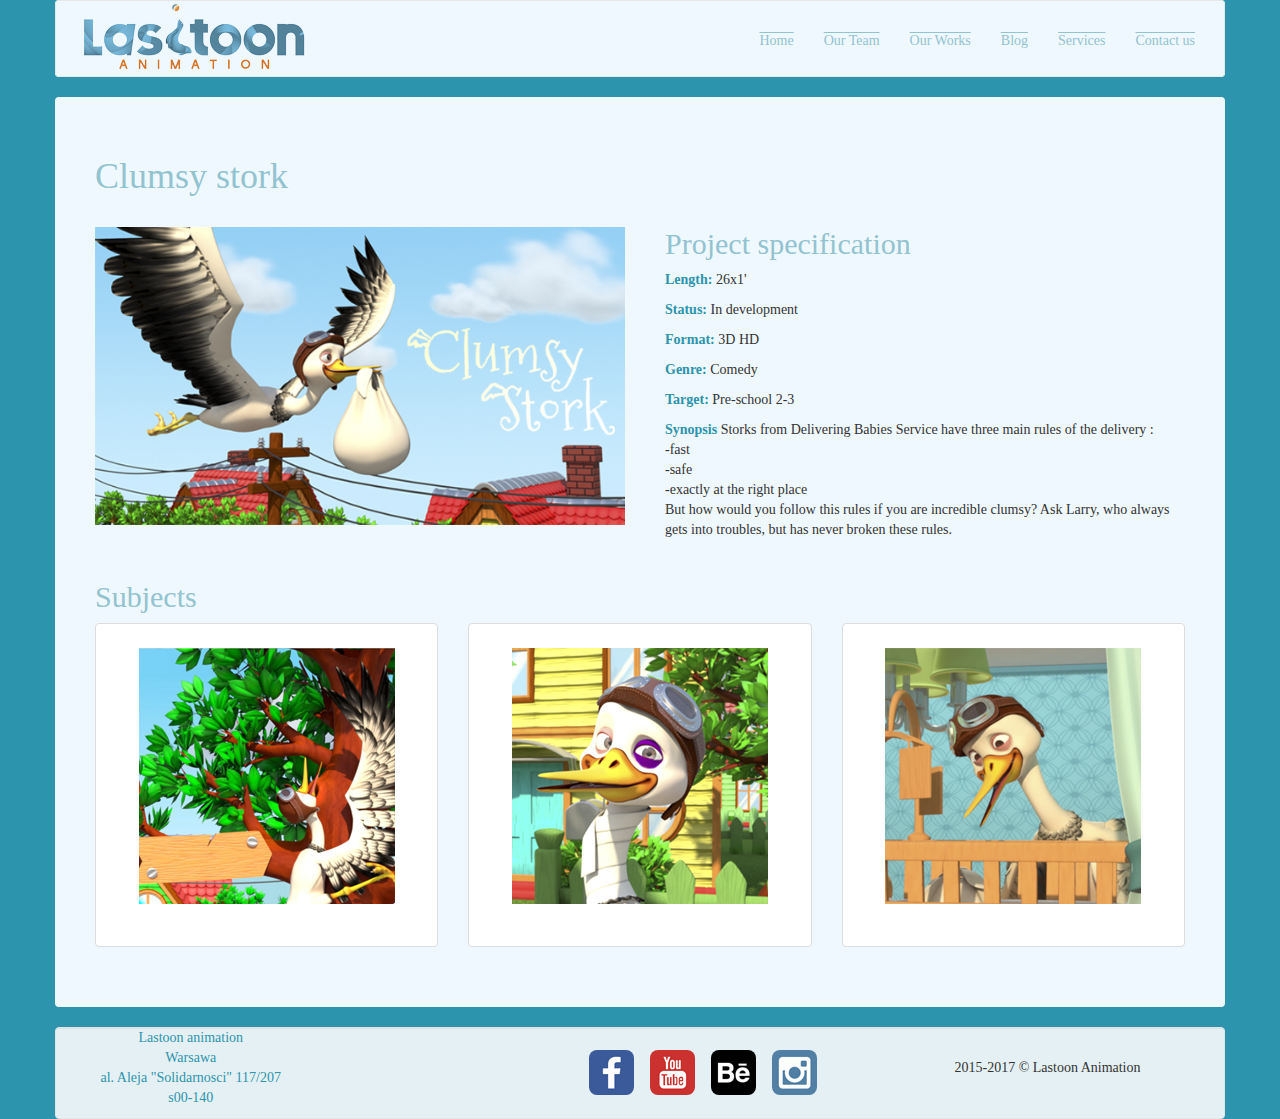
<file: proj1.html>
<!DOCTYPE html>
<html lang="en">
<head>
	<meta charset="utf-8">
	<meta name="viewport" content="width=device-width,minimum-scale=1.0">
	<title>Lastoon animation</title>
	<link href="css/bootstrap.min.css" rel="stylesheet">
	<link href="css/bootstrap-social.css" rel="stylesheet">
	<link href="css/clumsy.css" rel="stylesheet">
	<link href="fonts/fonts.css" rel="stylesheet">
	<link href="css/bootstrap-social.css" rel="stylesheet">
	<style>
	@font-face {
	font-family: 'Facile Sans';
	src: url('http://lastoon.com/fonts/Facile Sans.woff');
	src: url('http://lastoon.com/fonts/Facile Sans.ttf') format('truetype'),
	   	 url('http://lastoon.com/fonts/Facile Sans.otf'),
		 url('http://lastoon.com/fonts/Facile Sans.eot?#iefix') format('embedded-opentype'),
		 url('http://lastoon.com/fonts/fonts/Facile Sans.svg#Facile Sans') format('svg');
		}
	</style>
</head>
<body>
	<div class="container">
		<!--############### HEADER #############-->
				<header>
			<div class="navbar navbar-default">
				<div class="row">
					<div class="col-xs-12 col-md-4 col-sm-12" id="logo">
						<div>
							<a href="index.html">
								<img src="img/logo.png" class="img-responsive" alt="Logo to Lastoon Animation">
							</a>
						</div>
					</div>
					<div class="navbar-inner">
					    <div class="container">
					        <div class="navbar-header">
					     		<a class="navbar-toggle collapsed" data-toggle="collapse" data-target="#nav-collapse" aria-expanded="false" href="#nav-collapse">
							        <span class="icon-bar"></span>
							        <span class="icon-bar"></span>
							        <span class="icon-bar"></span>
					      		</a>
					 		</div>
					      <!-- Помещаем сюда все, что надо скрыть на дисплеях с шириной менее 940px -->
					      	<div class="collapse navbar-collapse" id="nav-collapse">
						        <ul class="nav navbar-nav">
								<li><a href="index.html"><span>Home</span></a></li>
								<li><a href="aboutus.html"><span>Our Team</span></a></li>
								<li><a href="projects.html"><span>Our Works</span></a></li>
								<li><a href="news.html"><span>Blog</span></a></li>
								<li><a href="#"> Services</a></li>
								<li><a href="contactus.html"><span>Contact us</span></a></li>
								</ul>
					      </div>
					  </div>
					</div>
				</div>
			</div>
		</header>
		<!-- ################### /HEADER ##############-->
		<!-- ################### CONTENT ##############-->
		<main>
			<div class="container">
				<div class="row">
					<div class="col-md-12">
						<section>
							<div id="content">
								<h1>Clumsy stork</h1>
								<div class="row">
									<div class="col-md-6 col-md-6">
										<div>
											<img class="img-responsive" src="img/clumsy/clumsy_proj.png" alt="Name of project">
										</div>
									</div>
									<div class="col-md-6 col-md-6">
										<div id="information">
											<h2>Project specification</h2>
											<p>
												<strong>Length:</strong>
												26x1'
											</p>
											<p>
												<strong>Status:</strong>
												In development
											</p>
											<p>
												<strong>Format:</strong>
												3D HD
											</p>
											<p>
												<strong>Genre:</strong>
												Comedy
											</p>
											<p>
												<strong>Target:</strong>
												Pre-school 2-3
											</p>
											<p>
												<strong>Synopsis</strong>
												Storks from Delivering Babies Service  have three main rules of the delivery :<br>
												-fast<br>
												-safe<br>
												-exactly at the right place<br>
												But how would you follow this rules if you are incredible clumsy? Ask Larry, who  always gets into troubles, but has never broken these rules.
											</p>
										</div>
									</div>
								</div>
								<div class="row">
									<div class="col-md-12">
										<h2>Subjects</h2>
										<div class="row">
											<div class="col-sm-6 col-md-4">
												<div class="thumbnail">
													<img class="img-responsiv" src="img/clumsy/clumsy1.png" alt=" ">
													<div class="caption">
													</div>
												</div>
											</div>
											<div class="col-sm-6 col-md-4">
												<div class="thumbnail">
													<img class="img-responsiv" src="img/clumsy/clumsy2.png" alt=" ">
													<div class="caption">
													</div>
												</div>
											</div>
											<div class="col-sm-6 col-md-4">
												<div class="thumbnail">
													<img class="img-responsiv" src="img/clumsy/clumsy3.png" alt=" ">
													<div class="caption">
													</div>
												</div>
											</div>
										</div>
									</div>
								</div>
							</div>
						</section>
					</div>
				</div>
			</div>
		</main>

		<!-- ################### /CONTENT ##############-->






		<!-- ################### FOOTER ##############-->

		      <!--####### FOOTER #####-->
				<footer>
				   	<div class="container well foot">
				   		<div class="row">
							<div class="col-xs-6 col-sm-3">
								<p class="adres">Lastoon animation <br>
									Warsawa<br>
									al. Aleja "Solidarnosci" 117/207<br>
									s00-140<br>
								</p>
							</div>
							<div class="col-xs-6 col-sm-5">
								<div class="animation ic">
									<a href="https://www.instagram.com/lastoonanimation/" target="_blank">
										<img class="img-responsive" src="img/icon/inst-color.png" style="border-radius: 8px;" alt>
									</a>
								</div>
								<div class="animation ic">
									<a href="https://www.behance.net/lastoon" target="_blank">
										<img class="img-responsive" src="img/icon/be-color.png" style="border-radius: 8px;" alt>
									</a>
								</div>
								<div class="animation ic">
									<a href="https://www.youtube.com/channel/UCHl5-R4dHk3Gi03gHosoOrw" target="_blank">
										<img class="img-responsive" src="img/icon/yout-color.png" style="border-radius: 8px;" alt>
									</a>
								</div>
								<div class="animation ic">
									<a href="https://www.facebook.com/lastoon/" target="_blank">
										<img class="img-responsive" src="img/icon/fb-color.png" style="border-radius: 8px;" alt>
									</a>
								</div>
							</div>
							<div class="col-xs-6 col-sm-3" style="margin-top:30px; float: right;">
								<p>2015-2017 &copy; Lastoon Animation</p>
							</div>
						
				   		</div>
				   	</div>
				</footer>   
	
	<!--####### /FOOTER #####-->
	<!-- ################### FOOTER ##############-->
	</div>	
		
	
	

<script src="https://ajax.googleapis.com/ajax/libs/jquery/1.11.0/jquery.min.js"></script>
<script src="js/bootstrap.min.js"></script>

</body>
</html>
</file>
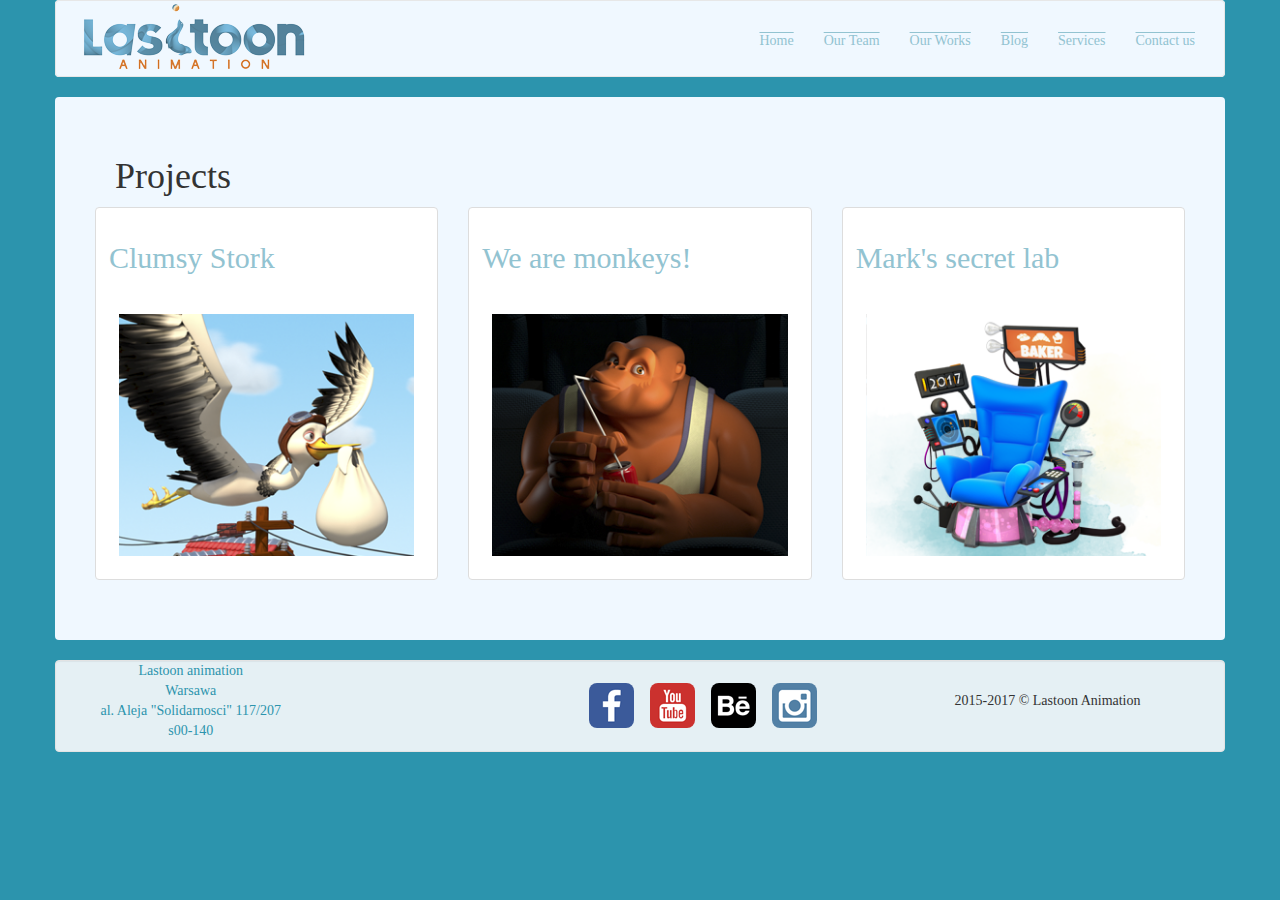
<file: projects.html>
<!DOCTYPE html>
<html lang="en">
<head>
	<meta charset="utf-8">
	<meta name="viewport" content="width=device-width,minimum-scale=1.0">
	<title>Lastoon animation</title>
	<link href="css/bootstrap.min.css" rel="stylesheet">
	<link href="css/bootstrap-social.css" rel="stylesheet">
	<link href="css/projects.css" rel="stylesheet">
	<link href="fonts/fonts.css" rel="stylesheet">
	<style>
	@font-face {
	font-family: 'Facile Sans';
	src: url('http://lastoon.com/fonts/Facile Sans.woff');
	src: url('http://lastoon.com/fonts/Facile Sans.ttf') format('truetype'),
	   	 url('http://lastoon.com/fonts/Facile Sans.otf'),
		 url('http://lastoon.com/fonts/Facile Sans.eot?#iefix') format('embedded-opentype'),
		 url('http://lastoon.com/fonts/fonts/Facile Sans.svg#Facile Sans') format('svg');
		}
	</style>
</head>
<body>
	<div class="container">
		<!--############### HEADER #############-->
				<header>
			<div class="navbar navbar-default">
				<div class="row">
					<div class="col-xs-12 col-md-4 col-sm-12" id="logo">
						<div>
							<a href="index.html">
								<img src="img/logo.png" class="img-responsive" alt="Logo to Lastoon Animation">
							</a>
						</div>
					</div>
					<div class="navbar-inner">
					    <div class="container">
					        <div class="navbar-header">
					     		<a class="navbar-toggle collapsed" data-toggle="collapse" data-target="#nav-collapse" aria-expanded="false" href="#nav-collapse">
							        <span class="icon-bar"></span>
							        <span class="icon-bar"></span>
							        <span class="icon-bar"></span>
					      		</a>
					 		</div>
					      <!-- Помещаем сюда все, что надо скрыть на дисплеях с шириной менее 940px -->
					      	<div class="collapse navbar-collapse" id="nav-collapse">
						        <ul class="nav navbar-nav">
								<li><a href="index.html"><span>Home</span></a></li>
								<li><a href="aboutus.html"><span>Our Team</span></a></li>
								<li><a href="projects.html"><span>Our Works</span></a></li>
								<li><a href="news.html"><span>Blog</span></a></li>
								<li><a href="#"> Services</a></li>
								<li><a href="contactus.html"><span>Contact us</span></a></li>
								</ul>
					      </div>
					  </div>
					</div>
				</div>
			</div>
		</header>
		<!-- ################### /HEADER ##############-->
		<!-- ################### MAIN CONTENT ##############-->
		<main>
			<div class="container">
				<div class="row">
					<div class="col-md-12">
						<section>
							<div id="content">
								<h1>Projects</h1>
								<div class="row">
											<div class="col-sm-6 col-md-4">
												<div class="thumbnail">
													<div class="caption">
														<h2>
															<a href="proj1.html">Clumsy Stork</a>
														</h2><br>
														<div>
															<a href="proj1.html">
															<img class="img-responsive image" src="img/clumsy/main.png">
															</a>
														</div>
													</div>
												</div>
											</div>
											<div class="col-sm-6 col-md-4">
												<div class="thumbnail">
													<div class="caption">
														<h2>
															<a href="monkeys.html">We are monkeys!</a>
														</h2><br>
														<div>
															<a href="monkeys.html">
																<img class="img-responsive image" src="img/monkeys/main.png">
															</a>
														</div>
													</div>
												</div>
											</div>
											<div class="col-sm-6 col-md-4">
												<div class="thumbnail">
													<div class="caption">
														<h2>
															<a href="mark.html">Mark's secret lab</a>
														</h2><br>
														<div>
															<a href="mark.html">
																<img class="img-responsive image" src="img/marks/projects_Mark.png">
															</a>
														</div>
													</div>
												</div>
											</div>
										</div>
							</div>
						</section>
					</div>
				</div>
			</div>
		</main>


		

		      <!--####### FOOTER #####-->
<footer>
   	<div class="container well foot">
   		<div class="row">
			<div class="col-xs-6 col-sm-3">
				<p class="adres">Lastoon animation <br>
					Warsawa<br>
					al. Aleja "Solidarnosci" 117/207<br>
					s00-140<br>
				</p>
			</div>
			<div class="col-xs-6 col-sm-5">
				<div class="animation ic">
					<a href="https://www.instagram.com/lastoonanimation/" target="_blank">
						<img class="img-responsive" src="img/icon/inst-color.png" style="border-radius: 8px;" alt>
					</a>
				</div>
				<div class="animation ic">
					<a href="https://www.behance.net/lastoon" target="_blank">
						<img class="img-responsive" src="img/icon/be-color.png" style="border-radius: 8px;" alt>
					</a>
				</div>
				<div class="animation ic">
					<a href="https://www.youtube.com/channel/UCHl5-R4dHk3Gi03gHosoOrw" target="_blank">
						<img class="img-responsive" src="img/icon/yout-color.png" style="border-radius: 8px;" alt>
					</a>
				</div>
				<div class="animation ic">
					<a href="https://www.facebook.com/lastoon/" target="_blank">
						<img class="img-responsive" src="img/icon/fb-color.png" style="border-radius: 8px;" alt>
					</a>
				</div>
			</div>
			<div class="col-xs-6 col-sm-3" style="margin-top:30px; float: right;">
				<p>2015-2017 &copy; Lastoon Animation</p>
			</div>
		
   		</div>
   	</div>
</footer>   
	
	<!--####### /FOOTER #####-->
	</div>




<script src="https://ajax.googleapis.com/ajax/libs/jquery/1.11.0/jquery.min.js"></script>
<script src="js/bootstrap.min.js"></script>
</body>
</html>
</file>
<file: css/aboutus.css>
html {
	height: 100%;
}
head {
	height: 100%;
	position: relative;
}

body {
	background-color: rgb(44,148,173);
	font-family: Facile Sans;
	font-weight: 400;
}
@font-face {
	font-family: 'Facile Sans';
	src: url(fonts/Facile Sans.woff);
	src: url(fonts/Facile Sans.ttf) format("truetype");
	src: url(fonts/Facile Sans.otf);
	src: url(fonts/Facile Sans.eot?#iefix) format("embedded-onetype");
	src: url(fonts/fonts/Facile Sans.svg#Facile Sans) format("svg");
}
a {
	color: rgb(146,195,209);
	text-decoration: none;
}
/* HEADER */

header {
	background-color: aliceblue;
	margin-bottom: 10px;
	border-radius: 4px;
}
header > .navbar {
	background-color: aliceblue;
	border-radius: 4px;
	padding: 0;
}
#logo {
	margin-left: 15px;
}
.navbar-nav {
	float: right;
	margin-top: 15px;
}
.navbar-default
.navbar-nav>li>a {
	color: rgb(146,195,209);
	text-decoration: overline;
}

.navbar-default
.navbar-nav>li>a:hover {
	color: rgb(44,148,173);
	text-decoration: overline;
	background-color: inherit;
}
.selectnav {
	display: none;
}
option {
	font-weight: normal;
	display: block;
	white-space: pre;
	min-height: 1.2em;
	padding: 0px 2px 1px;
}

/* HEADER */

h2 {
	margin-left: 40px;
}
.container {
	padding: 0;
}

#continue {
	background-color: aliceblue;
	padding: 40px;
	border-radius: 4px;
}
h4 {
	text-align: center;
}
.row h4 {
	margin-left: 15px;
	margin-bottom: 5px;
	margin-top: 18px;
	color: rgb(44,148,173);
}
.row h4 em {
	display: block;
	text-transform: none;
	font-size: 14px;
	margin-bottom: 2px;
	margin-top: 5px;
	color: black;
}






/* ----FOOTER---- */
.foot {
	height: auto;
	margin-bottom: 0;
	margin-top: 20px;
	background-color: rgb(229,240,244);
	padding-right: 0;
	padding-left: 0;

}
.adres {
	color: rgb(44,148,173);
	text-align: center;
}
.ic {
	float: right;
	margin-left: 8px;
	margin-right: 8px;
	padding-top: 22px;
}
/* ----/FOOTER---- */
</file>
<file: fonts/fonts.css>
/** Generated by FG **/
@font-face {
	font-family: 'Conv_Facile Sans';
	src: url('fonts/Facile Sans.eot');
	src: local('☺'), url('fonts/Facile Sans.woff') format('woff'), url('fonts/Facile Sans.ttf') format('truetype'), url('fonts/Facile Sans.svg') format('svg');
	font-weight: normal;
	font-style: normal;
}
</file>
<file: css/contactus.css>
@font-face {
	font-family: Facile Sans;
	src: url(fonts/Facile Sans.woff);
	src: url(fonts/Facile Sans.ttf) format("truetype");
	src: url(fonts/Facile Sans.otf);
	src: url(fonts/Facile Sans.eot?#iefix) format("embedded-onetype");
	src: url(fonts/fonts/Facile Sans.svg#Facile Sans) format("svg");
}
html {
	min-height: 100%;
	position: relative;	
}

body {
	background-color: rgb(44,148,173);
	font-family: Facile Sans;
	font-weight: 400;
}
body .container {
	padding: 0;
}

a {
	color: rgb(146,195,209);
	text-decoration: none;
}
/* HEADER */
header {
	background-color: aliceblue;
	margin-bottom: 10px;
	border-radius: 4px;
}
header > .navbar {
	background-color: aliceblue;
	border-radius: 4px;
	padding: 0;
}
#logo {
	margin-left: 15px;
}
.navbar-nav {
	float: right;
	margin-top: 15px;
}
.navbar-default
.navbar-nav>li>a {
	color: rgb(146,195,209);
	text-decoration: overline;
}

.navbar-default
.navbar-nav>li>a:hover {
	color: rgb(44,148,173);
	text-decoration: overline;
	background-color: inherit;
}
.selectnav {
	display: none;
}
option {
	font-weight: normal;
	display: block;
	white-space: pre;
	min-height: 1.2em;
	padding: 0px 2px 1px;
}
/* /HEADER */

.form-group {
	width: 100%;
}
.input-group[class*="col-"] {
    padding-right: 15px;
    padding-left: 15px;
    }

.cont {
	color: rgb(146,195,209);
}
h2 {
	color: rgb(44,148,173);
}
.contact-us {
	margin: 0;
	background-color: rgb(229,240,244);
	border-radius: 4px;
}

.well {
	background-color: rgb(229,240,244);
	border-color: rgb(229,240,244);
}
.Button {
    display: block;
    width: 140px;
    padding: 10px;
    color: grey;
    font-size: 12px;
    font-weight: bold;
    font-family: Facile Sans;
    background-color: floralwhite;
    border: 1px solid lightgrey;
    text-align: center;
    border-radius: 10px;
    cursor: pointer;
}
.btnn {
	width: 140px;
}

/* -------------forma -------- */
.inputGroupContainer {
	width: 100%; 
}
/* -------------forma -------- */





/* -------------ffoooooooter -------- */
.foot {
	height: 92px;
	margin-bottom: 0;
	margin-top: 20px;
	background-color: rgb(229,240,244);
	padding-right: 0;
	padding-left: 0;

}
.adres {
	color: rgb(44,148,173);
	text-align: center;
}
.ic {
	float: right;
	margin-left: 8px;
	margin-right: 8px;
	padding-top: 22px;
}
div div a:hover {
	background: url(img/icon/fb-color.png);
}
</file>
<file: css/mark.css>
html {
	height: 100%;
	position: relative;
}

body {
	background-color: rgb(44,148,173);
	font-family: 'Facile Sans';
	font-weight: 400;
}
@font-face {
	font-family: 'Facile Sans';
	src: url(fonts/Facile Sans.woff);
	src: url(fonts/Facile Sans.ttf) format("truetype");
	src: url(fonts/Facile Sans.otf);
	src: url(fonts/Facile Sans.eot?#iefix) format("embedded-onetype");
	src: url(fonts/fonts/Facile Sans.svg#Facile Sans) format("svg");
}

a {
	color: rgb(146,195,209);
	text-decoration: none;
}
h1,
h2 {
	font-family: 'Facile Sans';
	color: rgb(146,195,209);
}

/* HEADER */
header {
	background-color: aliceblue;
	margin-bottom: 10px;
	border-radius: 4px;
}
header > .navbar {
	background-color: aliceblue;
	border-radius: 4px;
	padding: 0;
}
#logo {
	margin-left: 15px;
}
.navbar-nav {
	float: right;
	margin-top: 15px;
}
.navbar-default
.navbar-nav>li>a {
	color: rgb(146,195,209);
	text-decoration: overline;
}

.navbar-default
.navbar-nav>li>a:hover {
	color: rgb(44,148,173);
	text-decoration: overline;
	background-color: inherit;
}
.selectnav {
	display: none;
}
option {
	font-weight: normal;
	display: block;
	white-space: pre;
	min-height: 1.2em;
	padding: 0px 2px 1px;
}
/* /HEADER */

h3 {
	text-align: center;
}

.container {
	padding: 0;
}

#content {
	background-color: aliceblue;
	padding: 40px;
	border-radius: 4px;
}
#content img {
	max-width: 100%;
	height: auto;
	margin: 20px auto;
}
.image_rond {
	float: left;
	margin-right: 20px!important;
	max-width: 400px!important;
	margin-top: 0!important;
}
#information {
	padding: 0 10px 10px 10px;
	margin-top: 20px;
}

#information > p > strong {
	color: rgb(44,148,173);
}
.img-responsiv {
	display: block;
	max-width: 100%;
	height: auto;
}
.thumbnail p {
	margin: 0 36px 10px;
	text-align: center;
}
p strong {
	color: rgb(44,148,173);
}


/* ----FOOTER---- */
.foot {
	height: auto;
	margin-bottom: 0;
	margin-top: 20px;
	background-color: rgb(229,240,244);
	padding-right: 0;
	padding-left: 0;

}
.adres {
	color: rgb(44,148,173);
	text-align: center;
}
.ic {
	float: right;
	margin-left: 8px;
	margin-right: 8px;
	padding-top: 22px;
}
/* ----/FOOTER---- */
</file>
<file: css/monkeys.css>
html {
	height: 100%;
	position: relative;
}

body {
	background-color: rgb(44,148,173);
	font-family: 'Facile Sans';
	font-weight: 400;
}
@font-face {
	font-family: 'Facile Sans';
	src: url(fonts/Facile Sans.woff);
	src: url(fonts/Facile Sans.ttf) format("truetype");
	src: url(fonts/Facile Sans.otf);
	src: url(fonts/Facile Sans.eot?#iefix) format("embedded-onetype");
	src: url(fonts/fonts/Facile Sans.svg#Facile Sans) format("svg");
}

a {
	color: rgb(146,195,209);
	text-decoration: none;
}
h1,
h2 {
	font-family: Facile Sans;
	color: rgb(146,195,209);
}

/* HEADER */
header {
	background-color: aliceblue;
	margin-bottom: 10px;
	border-radius: 4px;
}
header > .navbar {
	background-color: aliceblue;
	border-radius: 4px;
	padding: 0;
}
#logo {
	margin-left: 15px;
}
.navbar-nav {
	float: right;
	margin-top: 15px;
}
.navbar-default
.navbar-nav>li>a {
	color: rgb(146,195,209);
	text-decoration: overline;
}

.navbar-default
.navbar-nav>li>a:hover {
	color: rgb(44,148,173);
	text-decoration: overline;
	background-color: inherit;
}
.selectnav {
	display: none;
}
option {
	font-weight: normal;
	display: block;
	white-space: pre;
	min-height: 1.2em;
	padding: 0px 2px 1px;
}
/* /HEADER */

 /* CONTENT */

h3 {
	text-align: center;
}
.container {
	padding: 0;
}

#content {
	background-color: aliceblue;
	padding: 40px;
	border-radius: 4px;
}
#content img {
	max-width: 100%;
	height: auto;
	margin: 20px auto;
}
.image_rond {
	float: left;
	margin-right: 20px!important;
	max-width: 400px!important;
	margin-top: 0!important;
}
.thumbnail > p {
	margin: 0 36px 10px;
	text-align: center;
}
#information {
	padding: 0 10px 10px 10px;
	margin-top: 20px;
}
#information > p > strong {
	color: rgb(44,148,173);
}
.img-responsiv {
	display: block;
	max-width: 100%;
	height: auto;
}
/* /CONTENT */

/* ---FOOTER--- */
.foot {
	height: 92px;
	margin-bottom: 0;
	margin-top: 20px;
	background-color: rgb(229,240,244);
	padding-right: 0;
	padding-left: 0;

}
.adres {
	color: rgb(44,148,173);
	text-align: center;
}
.ic {
	float: right;
	margin-left: 8px;
	margin-right: 8px;
	padding-top: 22px;
}
/* ---/FOOTER--- */
</file>
<file: css/news.css>
html {
	height: 100%;
}
head {
	height: 100%;
	position: relative;
}

body {
	background-color: rgb(44,148,173);
	font-family: 'Facile Sans';
	font-weight: 400;
}
@font-face {
	font-family: 'Facile Sans';
	src: url(fonts/Facile Sans.woff);
	src: url(fonts/Facile Sans.ttf) format("truetype");
	src: url(fonts/Facile Sans.otf);
	src: url(fonts/Facile Sans.eot?#iefix) format("embedded-onetype");
	src: url(fonts/fonts/Facile Sans.svg#Facile Sans) format("svg");
}
a {
	color: rgb(146,195,209);
	text-decoration: none;
}
/* HEADER */

header {
	background-color: aliceblue;
	margin-bottom: 10px;
	border-radius: 4px;
}
header > .navbar {
	background-color: aliceblue;
	border-radius: 4px;
	padding: 0;
}
#logo {
	margin-left: 15px;
}
.navbar-nav {
	float: right;
	margin-top: 15px;
}
.navbar-default
.navbar-nav>li>a {
	color: rgb(146,195,209);
	text-decoration: overline;
}

.navbar-default
.navbar-nav>li>a:hover {
	color: rgb(44,148,173);
	text-decoration: overline;
	background-color: inherit;
}
.selectnav {
	display: none;
}
option {
	font-weight: normal;
	display: block;
	white-space: pre;
	min-height: 1.2em;
	padding: 0px 2px 1px;
}

/* HEADER */

/* Content */
.container {
	padding-left: 0;
	padding-right: 0;
}
#continue {
	background-color: aliceblue;
	padding: 40px;
	margin-bottom: 20px;
	border-radius: 4px;
}
#continue img {
	max-width: 100%;
	height: auto;
	margin: 20px auto;
}

/* FOOTER  */
.foot {
	height: auto;
	margin-bottom: 0;
	margin-top: 5px;
	background-color: rgb(229,240,244);
	padding-right: 0;
	padding-left: 0;

}
.adres {
	color: rgb(44,148,173);
	text-align: center;
}
.ic {
	float: right;
	margin-left: 8px;
	margin-right: 8px;
	padding-top: 22px;
}
</file>
<file: css/clumsy.css>
html {
	height: 100%;
	position: relative;
}

body {
	background-color: rgb(44,148,173);
	font-family: 'Facile Sans';
	font-weight: 400;
}
@font-face {
	font-family: 'Facile Sans';
	src: url(fonts/Facile Sans.woff);
	src: url(fonts/Facile Sans.ttf) format("truetype");
	src: url(fonts/Facile Sans.otf);
	src: url(fonts/Facile Sans.eot?#iefix) format("embedded-onetype");
	src: url(fonts/fonts/Facile Sans.svg#Facile Sans) format("svg");
}

a {
	color: rgb(146,195,209);
	text-decoration: none;
}
h1,
h2 {
	font-family: Facile Sans;
	color: rgb(146,195,209);
}

/* HEADER */
header {
	background-color: aliceblue;
	margin-bottom: 10px;
	border-radius: 4px;
}
header > .navbar {
	background-color: aliceblue;
	border-radius: 4px;
	padding: 0;
}
#logo {
	margin-left: 15px;
}
.navbar-nav {
	float: right;
	margin-top: 15px;
}
.navbar-default
.navbar-nav>li>a {
	color: rgb(146,195,209);
	text-decoration: overline;
}

.navbar-default
.navbar-nav>li>a:hover {
	color: rgb(44,148,173);
	text-decoration: overline;
	background-color: inherit;
}
.selectnav {
	display: none;
}
option {
	font-weight: normal;
	display: block;
	white-space: pre;
	min-height: 1.2em;
	padding: 0px 2px 1px;
}
/* /HEADER */


.container {
	padding: 0;
}

#content {
	background-color: aliceblue;
	padding: 40px;
	border-radius: 4px;
}
#content img {
	max-width: 100%;
	height: auto;
	margin: 20px auto;
}
.image_rond {
	float: left;
	margin-right: 20px!important;
	max-width: 400px!important;
	margin-top: 0!important;
}
#information {
	padding: 0 10px 10px 10px;
	margin-top: 20px;
}
#information > p > strong {
	color: rgb(44,148,173);
}
.img-responsiv {
	display: block;
	max-width: 100%;
	height: auto;
}


/* ---FOOTER---- */
.foot {
	height: 92px;
	margin-bottom: 0;
	margin-top: 20px;
	background-color: rgb(229,240,244);
	padding-right: 0;
	padding-left: 0;

}
.adres {
	color: rgb(44,148,173);
	text-align: center;
}
.ic {
	float: right;
	margin-left: 8px;
	margin-right: 8px;
	padding-top: 22px;
}
/* ---/FOOTER---- */
</file>
<file: css/projects.css>
html {
	height: 100%;
}
head {
	height: 100%;
	position: relative;
}

body {
	background-color: rgb(44,148,173);
	font-family: 'Facile Sans';
	font-weight: 400;
}
@font-face {
	font-family: 'Facile Sans';
	src: url(fonts/Facile Sans.woff);
	src: url(fonts/Facile Sans.ttf) format("truetype");
	src: url(fonts/Facile Sans.otf);
	src: url(fonts/Facile Sans.eot?#iefix) format("embedded-onetype");
	src: url(fonts/fonts/Facile Sans.svg#Facile Sans) format("svg");
}

a {
	color: rgb(146,195,209);
	text-decoration: none;
}
/* header */
header {
	background-color: aliceblue;
	margin-bottom: 10px;
	border-radius: 4px;
}
header > .navbar {
	background-color: aliceblue;
	border-radius: 4px;
	padding: 0;
}
#logo {
	margin-left: 15px;
}
.navbar-nav {
	float: right;
	margin-top: 15px;
}
.navbar-default
.navbar-nav>li>a {
	color: rgb(146,195,209);
	text-decoration: overline;
}

.navbar-default
.navbar-nav>li>a:hover {
	color: rgb(44,148,173);
	text-decoration: overline;
	background-color: inherit;
}
.selectnav {
	display: none;
}
option {
	font-weight: normal;
	display: block;
	white-space: pre;
	min-height: 1.2em;
	padding: 0px 2px 1px;
}
/* /header */


.container {
	padding: 0;
}

#content {
	background-color: aliceblue;
	padding: 40px;
	border-radius: 4px;
}
#content h1 {
	margin-left: 20px;
}
ul#filter {
	margin: 0;
	padding: 0;
}
.filter {
	color: #fff;
	background-color: blue;
	display: inline-block;
	text-transform: uppercase;
	padding: 5px;
	cursor: pointer;
	font-weight: bold;
}
.mix {
	margin-top: 10px!important;
}
.mix > div {
	padding: 10px;
}
.mix h2 {
	padding-left: 10px;
	margin-top: 0px;
	margin-bottom: 0px;
	letter-spacing: -1px;
	font-size: 19px;
	text-decoration: none;
}
.caption > h2 > a:hover {
	color: rgb(44,148,173);
	text-decoration: none;
}
.mix h2 em {
	display: block;
	text-transform: none;
	font-size: 14px;
	margin-bottom: 2px;
}
.image {
	border: 10px solid #fff;
}




/* ----FOOTER---- */
.foot {
	height: 92px;
	margin-bottom: 0;
	margin-top: 20px;
	background-color: rgb(229,240,244);
	padding-right: 0;
	padding-left: 0;

}
.adres {
	color: rgb(44,148,173);
	text-align: center;
}
.ic {
	border: none;
	float: right;
	margin-left: 8px;
	margin-right: 8px;
	padding-top: 22px;
}
.animation {
	min-height: 90px;
	background-size: cover;
}
.animation a {
	display: block;
	width: 100%;
	min-height: 50px;
}
/* ----/FOOTER---- */
</file>
